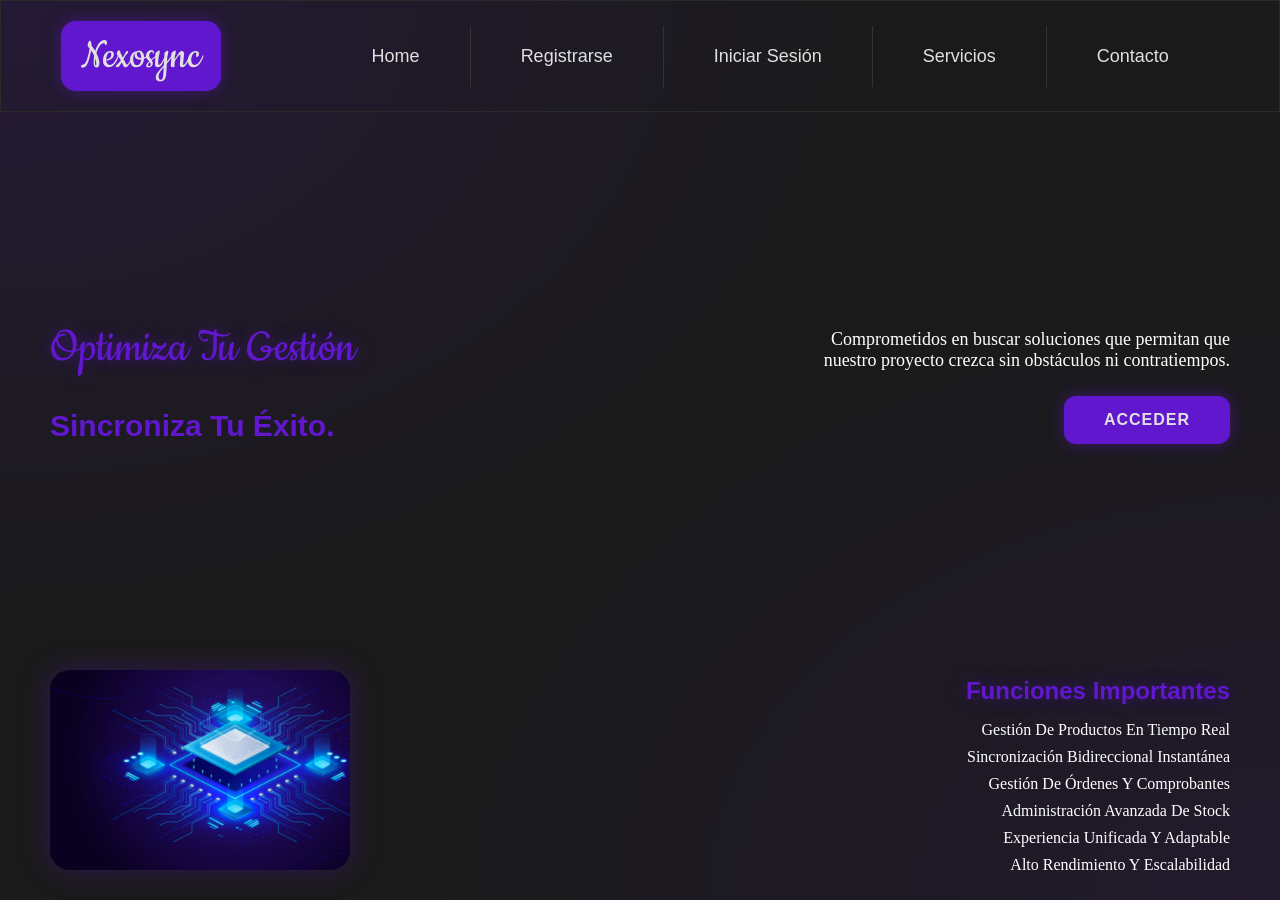
<file: index.html>
<!DOCTYPE html>
<html lang="en">
<head>
    <meta charset="UTF-8">
    <meta name="viewport" content="width=device-width, initial-scale=1.0">
    <title>Nexosync</title>
    <link rel="stylesheet" href="./css/nexosync.css">
    <link rel="preconnect" href="https://fonts.googleapis.com">
    <link rel="preconnect" href="https://fonts.gstatic.com" crossorigin>
    <link href="https://fonts.googleapis.com/css2?family=Cookie&display=swap" rel="stylesheet">
</head>
<body>
    <nav class="barranav">
        <div class="logo">
            Nexosync
        </div>
        <div class="opciones">
            <a href="index.html" class="boton1">Home</a>
            <a href="registrarse.html" class="boton2">Registrarse</a>
            <a href="inicio.html" class="boton3">Iniciar Sesión</a>
            <a href="servicios.html" class="boton4">Servicios</a>
            <a href="contact.html" class="boton5">Contacto</a>
        </div>
    </nav>
    <main class="textoprin">
        <div class="textos">
            <h1 class="texto1">Optimiza Tu Gestión</h1>
            <h2 class="texto2">Sincroniza Tu Éxito.</h2>
        </div>

        <div class="textoprin2">
            <p class="texto3">Comprometidos en buscar soluciones que permitan que nuestro proyecto crezca sin obstáculos ni contratiempos.</p>
            <a href="inicio.html" class="acceder">ACCEDER</a>
        </div>
    </main>
    <main class="textosec">
        <div class="columna-imagen">
        <img src="./img/inicio/chip.jpg" alt="Imagen De Tecnología" class="imagenprin">
        </div>
        <div class="columna-texto">
            <h3 class="texto4">Funciones Importantes</h3>
            <ul class="texto5">
                <li>Gestión De Productos En Tiempo Real</li>
                <li>Sincronización Bidireccional Instantánea</li>
                <li>Gestión De Órdenes Y Comprobantes</li>
                <li>Administración Avanzada De Stock</li>
                <li>Experiencia Unificada Y Adaptable</li>
                <li>Alto Rendimiento Y Escalabilidad</li>
            </ul>
        </div>
    </main>
</body>
</html>
</file>
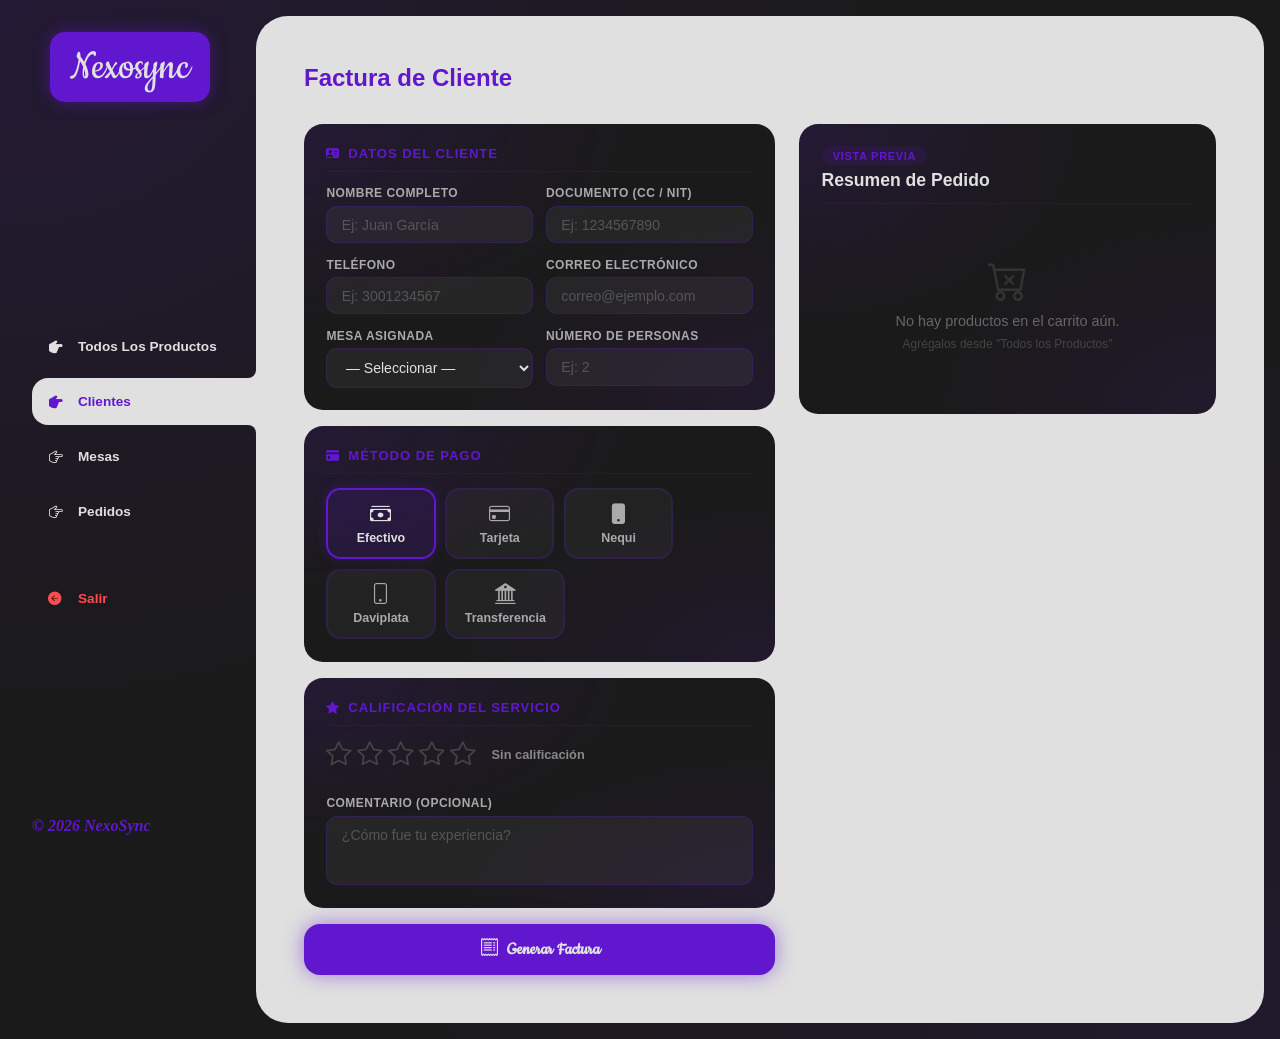
<file: clientes.html>
<!DOCTYPE html>
<html lang="es">
<head>
    <meta charset="UTF-8">
    <meta name="viewport" content="width=device-width, initial-scale=1.0">
    <title>NexoSync - Clientes</title>
    <link rel="stylesheet" href="https://cdn.jsdelivr.net/npm/bootstrap-icons@1.9.1/font/bootstrap-icons.css">
    <link href="https://fonts.googleapis.com/css2?family=Cookie&display=swap" rel="stylesheet">
    <link rel="stylesheet" href="./css/home.css">
    <link rel="stylesheet" href="./css/clientes.css">
</head>
<body>
    <div class="wrapper">
        <aside>
            <header>
                <h1 class="logo">Nexosync</h1>
            </header>
            <nav>
                <ul class="menu">
                    <li>
                        <button class="boton-menu boton-categoria" onclick="window.location.href='home.html'">
                            <i class="bi bi-hand-index-thumb-fill"></i>Todos Los Productos
                        </button>
                    </li>
                    <li>
                        <button class="boton-menu boton-categoria active">
                            <i class="bi bi-hand-index-thumb-fill"></i>Clientes
                        </button>
                    </li>
                    <li>
                        <button class="boton-menu boton-categoria" onclick="window.location.href='mesas.html'">
                            <i class="bi bi-hand-index-thumb"></i>Mesas
                        </button>
                    </li>
                    <li>
                        <a class="boton-menu boton-categoria" href="pedido.html">
                            <i class="bi bi-hand-index-thumb"></i>Pedidos
                        </a>
                    </li>
                    <li>
                        <a class="boton-menu boton-volver" href="principal.html">
                            <i class="bi bi-arrow-left-circle-fill"></i>Salir
                        </a>
                    </li>
                </ul>
            </nav>
            <footer>
                <p class="texto-footer">© 2026 NexoSync</p>
            </footer>
        </aside>

        <main>
            <h2 class="titulo-principal">Factura de Cliente</h2>

            <div class="clientes-layout">

                <!-- COLUMNA IZQUIERDA: Formulario -->
                <section class="factura-form-seccion">

                    <!-- Datos del cliente -->
                    <div class="form-bloque">
                        <div class="form-bloque-titulo">
                            <i class="bi bi-person-vcard-fill"></i> Datos del Cliente
                        </div>
                        <div class="form-grupo-doble">
                            <div class="form-grupo">
                                <label>Nombre completo</label>
                                <input type="text" id="cliente-nombre" placeholder="Ej: Juan García" autocomplete="off">
                            </div>
                            <div class="form-grupo">
                                <label>Documento (CC / NIT)</label>
                                <input type="text" id="cliente-doc" placeholder="Ej: 1234567890">
                            </div>
                        </div>
                        <div class="form-grupo-doble">
                            <div class="form-grupo">
                                <label>Teléfono</label>
                                <input type="tel" id="cliente-tel" placeholder="Ej: 3001234567">
                            </div>
                            <div class="form-grupo">
                                <label>Correo electrónico</label>
                                <input type="email" id="cliente-email" placeholder="correo@ejemplo.com">
                            </div>
                        </div>
                        <div class="form-grupo-doble">
                            <div class="form-grupo">
                                <label>Mesa asignada</label>
                                <select id="cliente-mesa">
                                    <option value="">— Seleccionar —</option>
                                </select>
                            </div>
                            <div class="form-grupo">
                                <label>Número de personas</label>
                                <input type="number" id="cliente-personas" placeholder="Ej: 2" min="1" max="20">
                            </div>
                        </div>
                    </div>

                    <!-- Método de pago -->
                    <div class="form-bloque">
                        <div class="form-bloque-titulo">
                            <i class="bi bi-credit-card-fill"></i> Método de Pago
                        </div>
                        <div class="metodos-pago">
                            <label class="metodo-option">
                                <input type="radio" name="pago" value="efectivo" checked>
                                <span class="metodo-card">
                                    <i class="bi bi-cash-stack"></i>
                                    <span>Efectivo</span>
                                </span>
                            </label>
                            <label class="metodo-option">
                                <input type="radio" name="pago" value="tarjeta">
                                <span class="metodo-card">
                                    <i class="bi bi-credit-card"></i>
                                    <span>Tarjeta</span>
                                </span>
                            </label>
                            <label class="metodo-option">
                                <input type="radio" name="pago" value="nequi">
                                <span class="metodo-card">
                                    <i class="bi bi-phone-fill"></i>
                                    <span>Nequi</span>
                                </span>
                            </label>
                            <label class="metodo-option">
                                <input type="radio" name="pago" value="daviplata">
                                <span class="metodo-card">
                                    <i class="bi bi-phone"></i>
                                    <span>Daviplata</span>
                                </span>
                            </label>
                            <label class="metodo-option">
                                <input type="radio" name="pago" value="transferencia">
                                <span class="metodo-card">
                                    <i class="bi bi-bank2"></i>
                                    <span>Transferencia</span>
                                </span>
                            </label>
                        </div>
                    </div>

                    <!-- Calificación del servicio -->
                    <div class="form-bloque">
                        <div class="form-bloque-titulo">
                            <i class="bi bi-star-fill"></i> Calificación del Servicio
                        </div>
                        <div class="estrellas-wrapper">
                            <div class="estrellas" id="estrellas">
                                <i class="bi bi-star" data-val="1"></i>
                                <i class="bi bi-star" data-val="2"></i>
                                <i class="bi bi-star" data-val="3"></i>
                                <i class="bi bi-star" data-val="4"></i>
                                <i class="bi bi-star" data-val="5"></i>
                            </div>
                            <span class="estrellas-label" id="estrellas-label">Sin calificación</span>
                        </div>
                        <div class="form-grupo" style="margin-top:.8rem">
                            <label>Comentario (opcional)</label>
                            <textarea id="cliente-comentario" placeholder="¿Cómo fue tu experiencia?" rows="3"></textarea>
                        </div>
                    </div>

                    <button class="btn-generar" id="btn-generar">
                        <i class="bi bi-receipt"></i> Generar Factura
                    </button>
                </section>

                <!-- COLUMNA DERECHA: Resumen / Factura -->
                <section class="factura-resumen-seccion">
                    <div class="resumen-header">
                        <span class="resumen-badge">Vista previa</span>
                        <h3>Resumen de Pedido</h3>
                    </div>

                    <!-- Estado del carrito -->
                    <div id="resumen-vacio" class="resumen-vacio">
                        <i class="bi bi-cart-x"></i>
                        <p>No hay productos en el carrito aún.</p>
                        <small>Agrégalos desde "Todos los Productos"</small>
                    </div>

                    <div id="resumen-items" class="resumen-items"></div>

                    <div id="resumen-totales" class="resumen-totales" style="display:none">
                        <div class="total-fila">
                            <span>Subtotal</span>
                            <span id="r-subtotal">$0</span>
                        </div>
                        <div class="total-fila">
                            <span>IVA (19%)</span>
                            <span id="r-iva">$0</span>
                        </div>
                        <div class="total-fila total-grande">
                            <span>Total</span>
                            <span id="r-total">$0</span>
                        </div>
                    </div>

                    <!-- Factura generada (oculta hasta generar) -->
                    <div id="factura-generada" class="factura-generada" style="display:none">
                        <div class="factura-encabezado">
                            <div class="factura-logo-texto">Nexosync</div>
                            <div class="factura-meta">
                                <span id="f-numero">Factura #0001</span>
                                <span id="f-fecha"></span>
                            </div>
                        </div>
                        <div class="factura-cliente-info">
                            <div><i class="bi bi-person-fill"></i> <span id="f-nombre">—</span></div>
                            <div><i class="bi bi-card-text"></i> <span id="f-doc">—</span></div>
                            <div><i class="bi bi-telephone-fill"></i> <span id="f-tel">—</span></div>
                            <div><i class="bi bi-envelope-fill"></i> <span id="f-email">—</span></div>
                            <div><i class="bi bi-grid-3x3-gap-fill"></i> Mesa: <span id="f-mesa">—</span></div>
                            <div><i class="bi bi-people-fill"></i> Personas: <span id="f-personas">—</span></div>
                        </div>
                        <div id="f-productos-lista" class="f-productos-lista"></div>
                        <div class="f-totales">
                            <div class="total-fila"><span>Subtotal</span><span id="f-subtotal">$0</span></div>
                            <div class="total-fila"><span>IVA (19%)</span><span id="f-iva">$0</span></div>
                            <div class="total-fila total-grande"><span>Total</span><span id="f-total">$0</span></div>
                        </div>
                        <div class="f-footer">
                            <div class="f-pago"><i class="bi bi-credit-card-fill"></i> Pago: <span id="f-metodo">—</span></div>
                            <div class="f-calificacion">
                                <i class="bi bi-star-fill"></i> Calificación: <span id="f-estrellas">—</span>
                            </div>
                        </div>
                        <div class="f-gracias">¡Gracias por visitarnos! 🍽️</div>
                        <div class="f-acciones">
                            <button class="btn-imprimir" onclick="window.print()">
                                <i class="bi bi-printer-fill"></i> Imprimir
                            </button>
                            <button class="btn-nueva" id="btn-nueva-factura">
                                <i class="bi bi-plus-circle-fill"></i> Nueva Factura
                            </button>
                        </div>
                    </div>
                </section>
            </div>
        </main>
    </div>

    <script src="./js/clientes.js"></script>
</body>
</html>
</file>
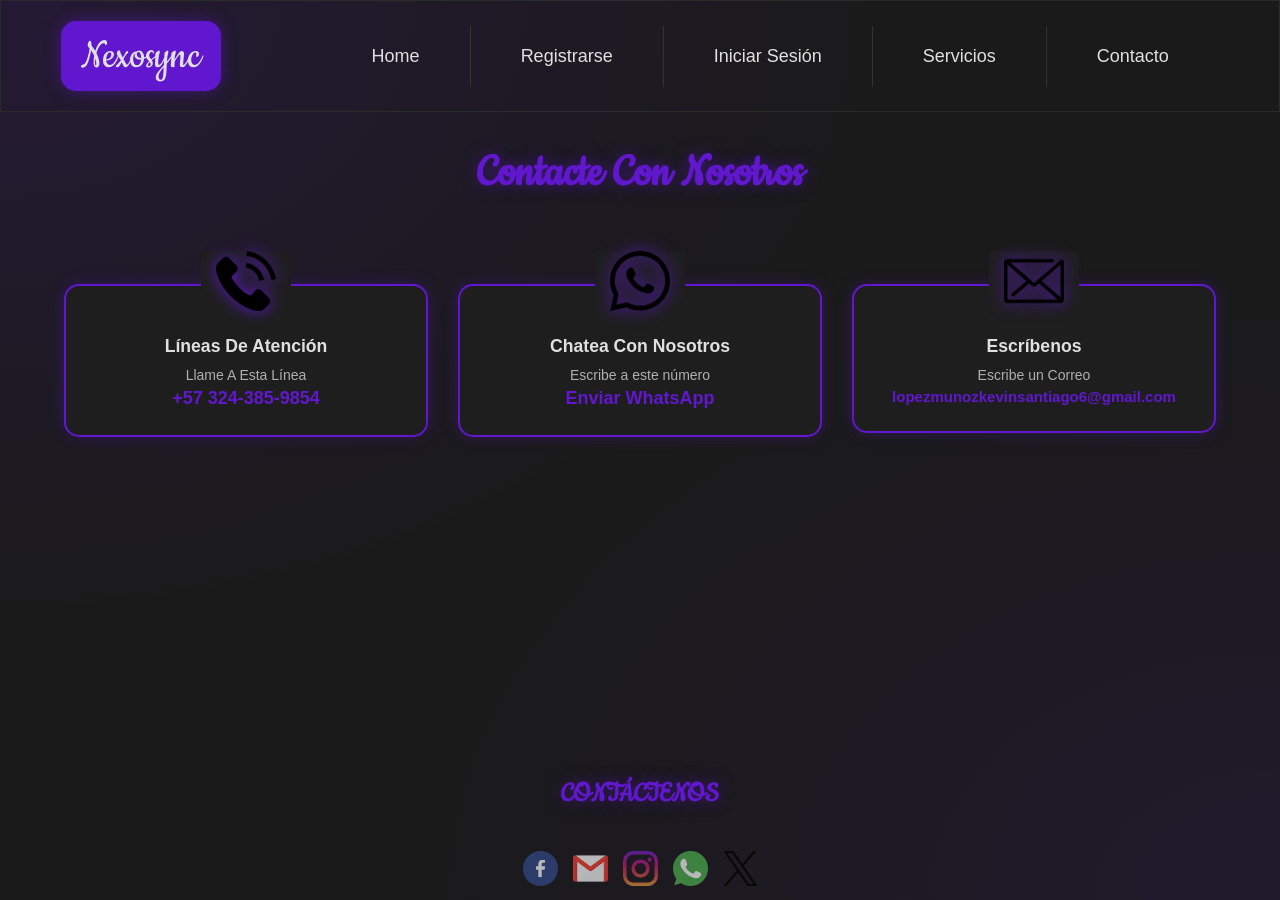
<file: contact.html>
<!DOCTYPE html>
<html lang="en">
<head>
    <meta charset="UTF-8">
    <meta name="viewport" content="width=device-width, initial-scale=1.0">
    <title>Nexosync</title>
    <link rel="stylesheet" href="./css/contact.css">
    <link rel="preconnect" href="https://fonts.googleapis.com">
    <link rel="preconnect" href="https://fonts.gstatic.com" crossorigin>
    <link href="https://fonts.googleapis.com/css2?family=Cookie&display=swap" rel="stylesheet">
</head>
<body>
    <nav class="barranav">
        <div class="logo">
            Nexosync
        </div>
        <div class="opciones">
            <a href="index.html" class="boton1">Home</a>
            <a href="registrarse.html" class="boton2">Registrarse</a>
            <a href="inicio.html" class="boton3">Iniciar Sesión</a>
            <a href="servicios.html" class="boton4">Servicios</a>
            <a href="contact.html" class="boton5">Contacto</a>
        </div>
    </nav>

    <h1 class="text-con">Contacte Con Nosotros</h1>
        <section class="cuadros-3">
            <div class="cuadro-item">
                <div class="card">
                    <div class="icon-box">
                        <img src="img/inicio/telefono.png" alt="Teléfono" class="img-icon">
                    </div>
                    <span class="titulo-card">Líneas De Atención</span>
                    <p>Llame A Esta Línea</p>
                    <a href="tel:+57324368524857">+57 324-385-9854</a>
                </div>
            </div>

            <div class="cuadro-item">
                <div class="card">
                    <div class="icon-box">
                        <img src="img/inicio/whatsapp negro.png" alt="WhatsApp" class="img-icon">
                    </div>
                    <span class="titulo-card">Chatea Con Nosotros</span>
                    <p>Escribe a este número</p>
                    <a href="https://wa.me/573243637073">Enviar WhatsApp</a>
                </div>
            </div>

            <div class="cuadro-item">
                <div class="card">
                    <div class="icon-box">
                        <img src="img/inicio/correo.png" alt="Correo" class="img-icon">
                    </div>
                    <span class="titulo-card">Escríbenos</span>
                    <p>Escribe un Correo</p>
                    <a href="mailto:lopezmunozkevinsantiago6@gmail.com" class="link-correo">lopezmunozkevinsantiago6@gmail.com</a>
                </div>
            </div>
        </section>

    <footer class="pie-pag">
        <h4 class="text-cont">CONTÁCTENOS</h4>
        <div class="redes">
            <a href="https://www.facebook.com/" target="_blank" rel="noreferrer"><img src="./img/inicio/facebook.png" alt="Logo De Facebook"></a>
            <a href="https://mail.google.com" target="_blank" rel="noreferrer"><img src="./img/inicio/gmail.png" alt="Logo De Gmail"></a>
            <a href="https://www.instagram.com" target="_blank" rel="noreferrer"><img src="./img/inicio/instagram.png" alt="Logo De Instagram"></a>
            <a href="https://www.whatsapp.com" target="_blank" rel="noreferrer"><img src="./img/inicio/whatsapp.png" alt="Logo De Whatsapp"></a>
            <a href="https://x.com" target="_blank" rel="noreferrer"><img src="./img/inicio/gorjeo.png" alt="Logo De X"></a>
        </div>
    </footer>
</body>
</html>
</file>
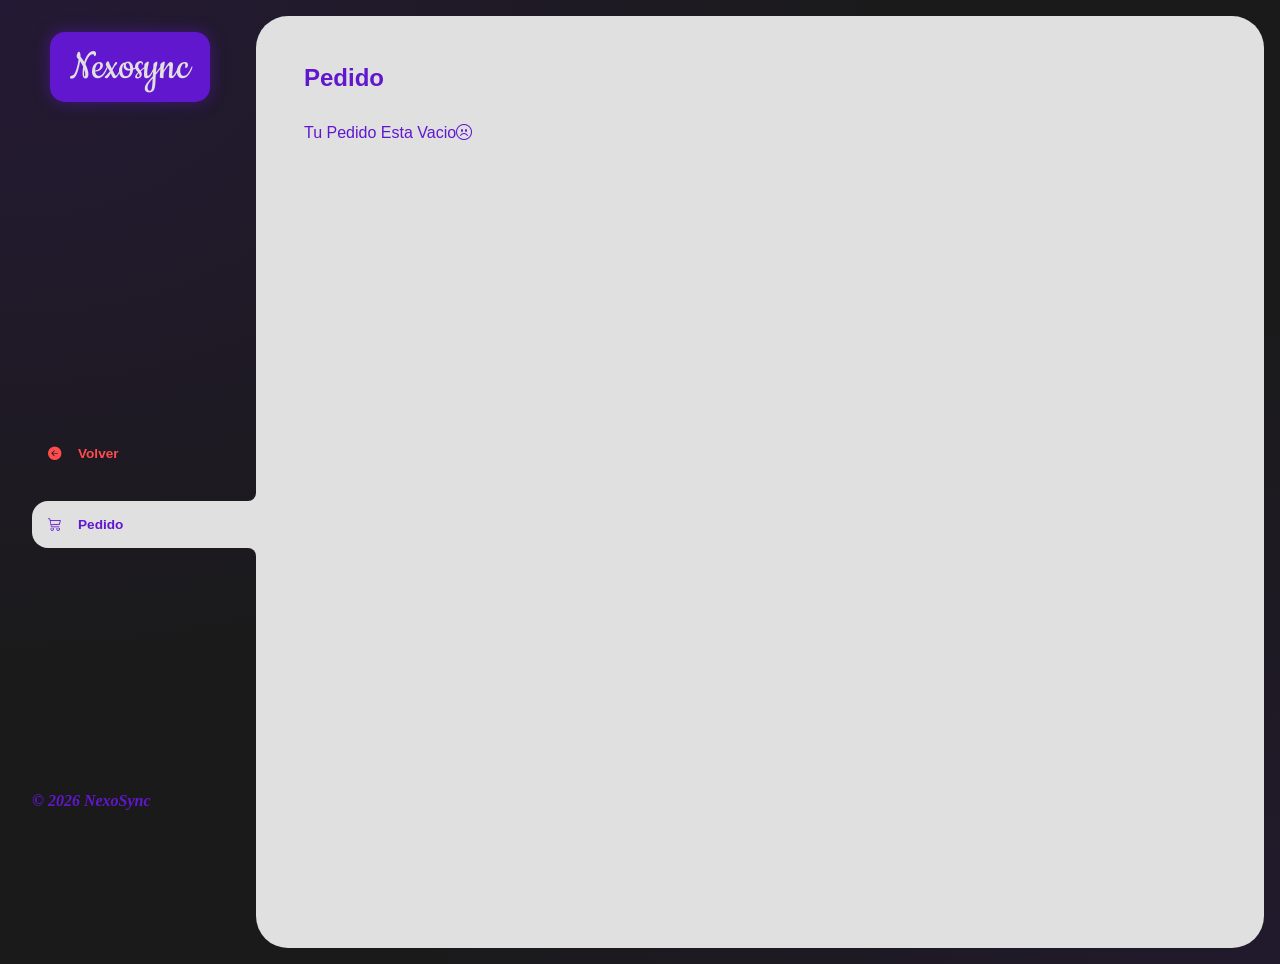
<file: factura.html>
<!DOCTYPE html>
<html lang="en">
<head>
    <meta charset="UTF-8">
    <meta name="viewport" content="width=device-width, initial-scale=1.0">
    <title>NexoSync</title>
    <link rel="stylesheet" href="https://cdn.jsdelivr.net/npm/bootstrap-icons@1.9.1/font/bootstrap-icons.css">
    <link href="https://fonts.googleapis.com/css2?family=Cookie&display=swap" rel="stylesheet">
    <link rel="stylesheet" href="./css/home.css">
</head>
<body>

        <div class="wrapper">
            <header class="header-mobile">
                <h1 class="logo">Nexosync</h1>
                <button class="open-menu" id="open-menu">
                    <i class="bi bi-list"></i>
                </button>
            </header>
        <aside>
            <header>
                <h1 class="logo">Nexosync</h1>
            </header>
            <nav>
                <ul class="menu">
                    <li>
                        <a class="boton-menu boton-volver" href="pedido.html">
                            <i class="bi bi-arrow-left-circle-fill"></i>Volver
                        </a>
                    </li>
                    <li>
                        <a class="boton-menu boton-factura active" href="factura.html">
                            <i class="bi bi-cart3"></i>Pedido
                        </a>
                    </li>
                </ul>
            </nav>
            <footer>
                <p class="texto-footer">© 2026 NexoSync</p>
            </footer>
        </aside>
        <main>
            <h2 class="titulo-principal">Pedido</h2>
            <div class="contenedor-carrito">
                <p id="carrito-vacio" class="carrito-vacio">Tu Pedido Esta Vacio<i class="bi bi-emoji-frown"></i></p>

                <div id="carrito-producto" class="carrito-productos disabled">
                    <div class="carrito-producto">
                    </div>
                </div>
                <div id="carrito-acciones" class="carrito-acciones disabled">

                    <div class="carrito-acciones-izquierda">
                        <button id="carrito-acciones-vaciar" class="carrito-acciones-vaciar">Vaciar Carrito</button>
                    </div>
                    <div class="carrito-acciones-derecha">
                        <div class="carrito-acciones-total">
                            <p>Total:</p>
                            <p id="total">$36000</p>
                        </div>
                        <button id="carrito-acciones-comprar" class="carrito-acciones-comprar">Ordenar</button>
                    </div>
                </div>
                    <p id="carrito-comprado" class="carrito-comprado disabled">Muchas Gracias Por Tu Compra<i class="bi bi-emoji-laughing"></i></p>
            </div>
        </main>
    </div>

    <script src="./js/factura.js"></script>

</body>
</html>
</file>
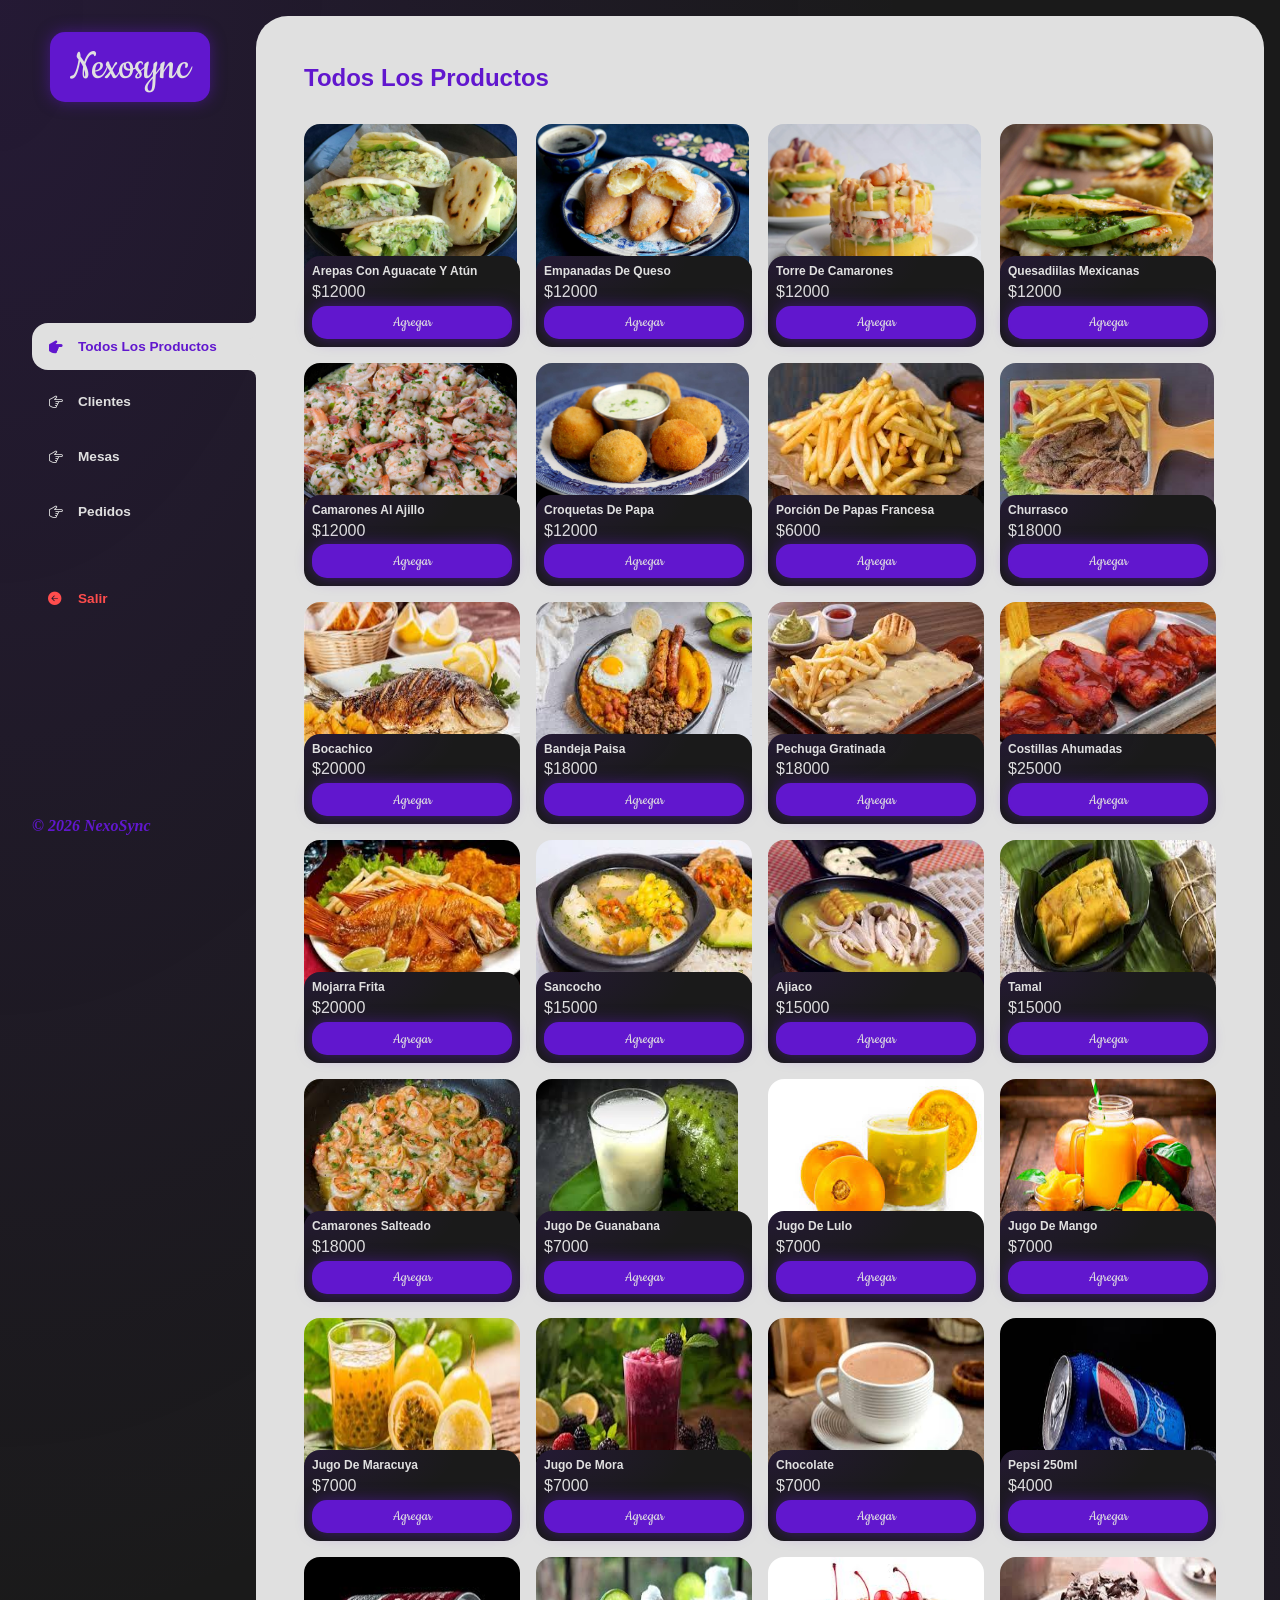
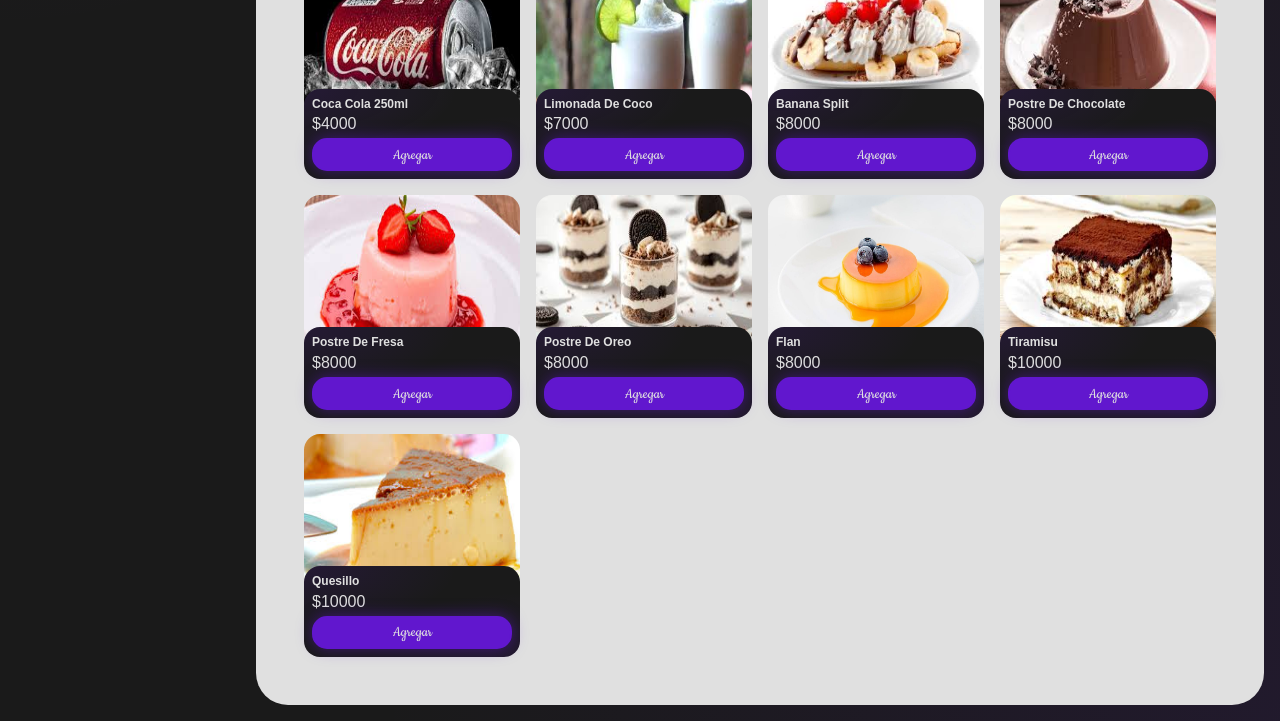
<file: home.html>
<!DOCTYPE html>
<html lang="en">
<head>
    <meta charset="UTF-8">
    <meta name="viewport" content="width=device-width, initial-scale=1.0">
    <title>NexoSync</title>
    <link rel="stylesheet" href="https://cdn.jsdelivr.net/npm/bootstrap-icons@1.9.1/font/bootstrap-icons.css">
    <link href="https://fonts.googleapis.com/css2?family=Cookie&display=swap" rel="stylesheet">
    <link rel="stylesheet" href="./css/home.css">
</head>
<body>
    

    <div class="wrapper">
        <aside>
            <header>
                <h1 class="logo">Nexosync</h1>
            </header>
            <nav>
                <ul class="menu">
                    <li>
                        <button class="boton-menu boton-categoria active"><i class="bi bi-hand-index-thumb-fill"></i>Todos Los Productos</button>
                    </li>
                    <li>
                        <a href="clientes.html" class="boton-menu boton-categoria"><i class="bi bi-hand-index-thumb"></i>Clientes</a>
                    </li>

                    <li>
                        <a href="mesas.html" class="boton-menu boton-categoria"><i class="bi bi-hand-index-thumb"></i>Mesas</a>
                    </li>
                    <li>
                        <a class="boton-menu boton-categoria" href="pedido.html"><i class="bi bi-hand-index-thumb"></i>Pedidos</a>
                    </li>
                    <li>
                        <a class="boton-menu boton-volver" href="principal.html">
                            <i class="bi bi-arrow-left-circle-fill"></i>Salir
                        </a>
                    </li>
                </ul>
            </nav>
            <footer>
                <p class="texto-footer">© 2026 NexoSync</p>
            </footer>
        </aside>
        <main>
            <h2 class="titulo-principal">Todos Los Productos</h2>
            <div id="contenedor-productos" class="contenedor-producto">   
            </div>
        </main>
    </div>

    <script src="./js/home.js"></script>

</body>
</html>
</file>
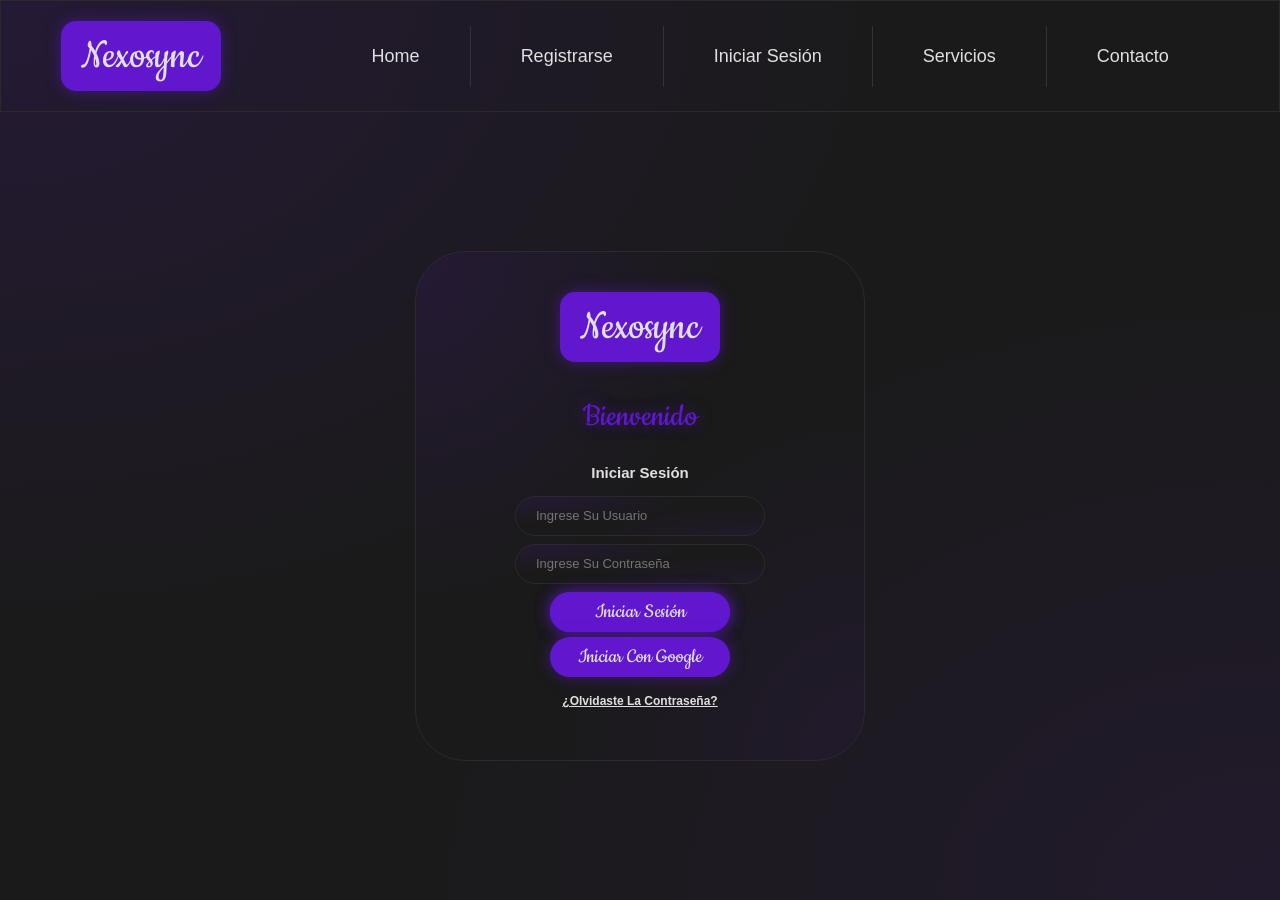
<file: inicio.html>
<!DOCTYPE html>
<html lang="en">
<head>
    <meta charset="UTF-8">
    <meta name="viewport" content="width=device-width, initial-scale=1.0">
    <title>Nexosync</title>
    <link rel="stylesheet" href="./css/inicio.css">
    <link rel="preconnect" href="https://fonts.googleapis.com">
    <link rel="preconnect" href="https://fonts.gstatic.com" crossorigin>
    <link href="https://fonts.googleapis.com/css2?family=Cookie&display=swap" rel="stylesheet">
</head>
<body>
    <nav class="barranav">
        <div class="logo">
            Nexosync
        </div>
        <div class="opciones">
            <a href="index.html" class="boton1">Home</a>
            <a href="registrarse.html" class="boton2">Registrarse</a>
            <a href="inicio.html" class="boton3">Iniciar Sesión</a>
            <a href="servicios.html" class="boton4">Servicios</a>
            <a href="contact.html" class="boton5">Contacto</a>
        </div>
    </nav>
        <div class="cuadro">
            <div class="logo1">
            Nexosync
            </div>
                <h3 class="texing">Bienvenido</h3>
                <h4 class="texcre">Iniciar Sesión</h4>
                <form  method="post" action="/"></form> 
                    <label for="email">
                        <input type="email" id="email" name="email" placeholder="Ingrese Su Usuario" class="cuadro3">
                    </label>
                    <label for="contra">
                        <input type="password" id="contra" name="contra " placeholder="Ingrese Su Contraseña" class="cuadro4">
                    </label>
                    <a href="principal.html" class="boton-gog"><button class="boton-reg">Iniciar Sesión</button></a>
                    <button class="boton-gog">Iniciar Con Google</button>
                <a href="contact.html" class="texcon"><p>¿Olvidaste La Contraseña?</p></a>
            </div>
</body>
</html>
</file>
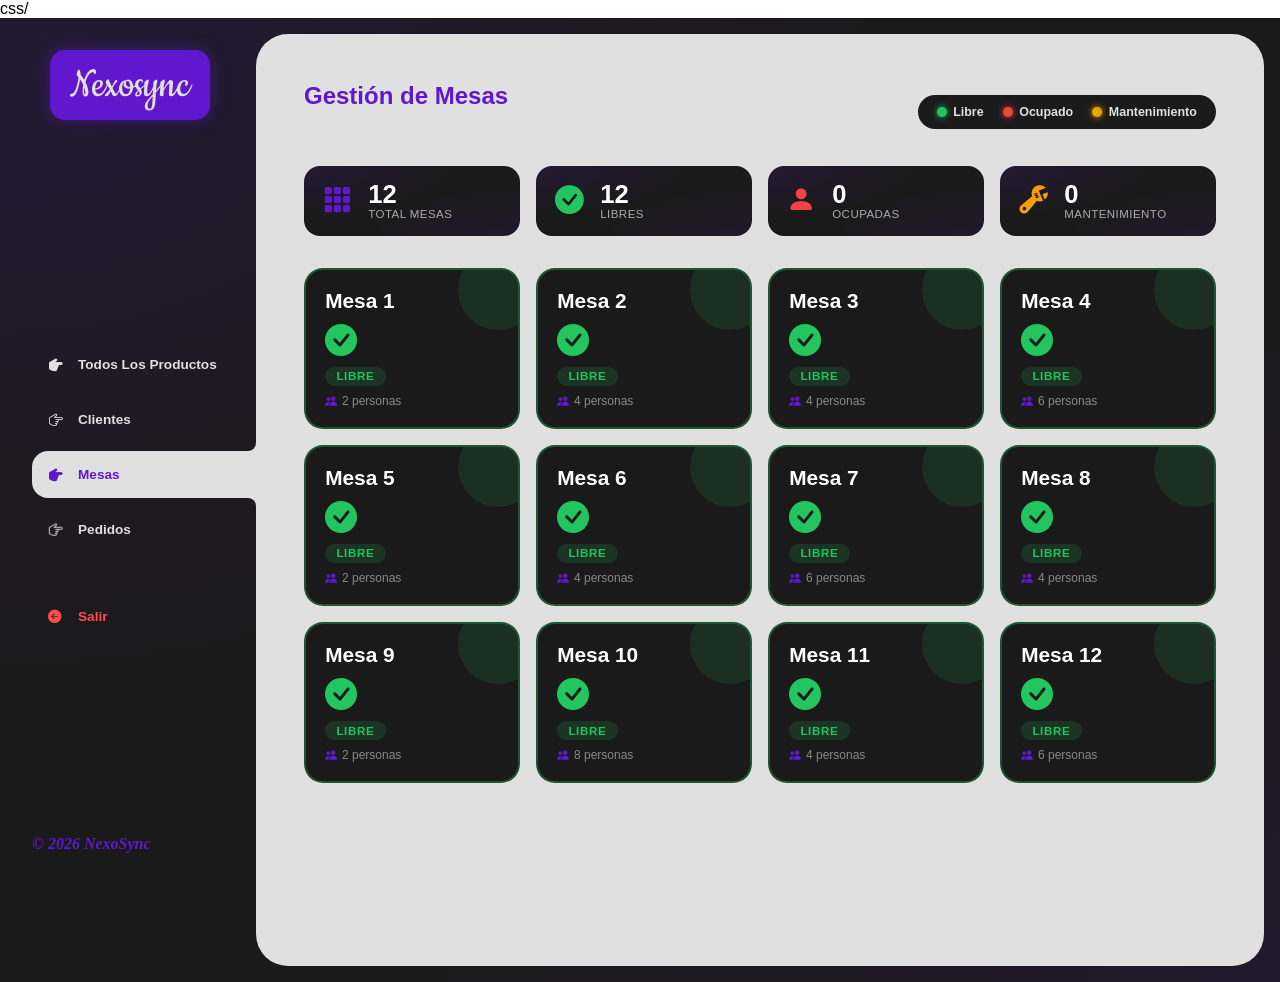
<file: mesas.html>
css/<!DOCTYPE html>
<html lang="es">
<head>
    <meta charset="UTF-8">
    <meta name="viewport" content="width=device-width, initial-scale=1.0">
    <title>NexoSync - Mesas</title>
    <link rel="stylesheet" href="https://cdn.jsdelivr.net/npm/bootstrap-icons@1.9.1/font/bootstrap-icons.css">
    <link href="https://fonts.googleapis.com/css2?family=Cookie&display=swap" rel="stylesheet">
    <link rel="stylesheet" href="./css/home.css">
    <link rel="stylesheet" href="./css/mesas.css">
</head>
<body>
    <div class="wrapper">
        <aside>
            <header>
                <h1 class="logo">Nexosync</h1>
            </header>
            <nav>
                <ul class="menu">
                    <li>
                        <button class="boton-menu boton-categoria" onclick="window.location.href='home.html'"><i class="bi bi-hand-index-thumb-fill"></i>Todos Los Productos</button>
                    </li>
                    <li>
                        <button class="boton-menu boton-categoria" onclick="window.location.href='clientes.html'"><i class="bi bi-hand-index-thumb"></i>Clientes</button>
                    </li>
                    <li>
                        <button class="boton-menu boton-categoria active"><i class="bi bi-hand-index-thumb-fill"></i>Mesas</button>
                    </li>
                    <li>
                        <a class="boton-menu boton-categoria" href="pedido.html"><i class="bi bi-hand-index-thumb"></i>Pedidos</a>
                    </li>
                    <li>
                        <a class="boton-menu boton-volver" href="principal.html">
                            <i class="bi bi-arrow-left-circle-fill"></i>Salir
                        </a>
                    </li>
                </ul>
            </nav>
            <footer>
                <p class="texto-footer">© 2026 NexoSync</p>
            </footer>
        </aside>

        <main>
            <div class="mesas-header">
                <h2 class="titulo-principal">Gestión de Mesas</h2>
                <div class="mesas-leyenda">
                    <span class="leyenda-item"><span class="dot libre"></span> Libre</span>
                    <span class="leyenda-item"><span class="dot ocupado"></span> Ocupado</span>
                    <span class="leyenda-item"><span class="dot mantenimiento"></span> Mantenimiento</span>
                </div>
            </div>

            <!-- Resumen rápido -->
            <div class="mesas-resumen">
                <div class="resumen-card" id="res-total">
                    <i class="bi bi-grid-3x3-gap-fill"></i>
                    <div>
                        <span class="resumen-num" id="total-num">12</span>
                        <span class="resumen-label">Total Mesas</span>
                    </div>
                </div>
                <div class="resumen-card" id="res-libre">
                    <i class="bi bi-check-circle-fill"></i>
                    <div>
                        <span class="resumen-num" id="libres-num">0</span>
                        <span class="resumen-label">Libres</span>
                    </div>
                </div>
                <div class="resumen-card" id="res-ocupado">
                    <i class="bi bi-person-fill"></i>
                    <div>
                        <span class="resumen-num" id="ocupadas-num">0</span>
                        <span class="resumen-label">Ocupadas</span>
                    </div>
                </div>
                <div class="resumen-card" id="res-mant">
                    <i class="bi bi-wrench-adjustable"></i>
                    <div>
                        <span class="resumen-num" id="mant-num">0</span>
                        <span class="resumen-label">Mantenimiento</span>
                    </div>
                </div>
            </div>

            <!-- Grid de mesas -->
            <div class="mesas-grid" id="mesas-grid"></div>
        </main>
    </div>

    <!-- Modal cambio de estado -->
    <div class="modal-overlay" id="modal-overlay">
        <div class="modal-mesa">
            <div class="modal-header">
                <h3 id="modal-titulo">Mesa 1</h3>
                <button class="modal-cerrar" id="modal-cerrar"><i class="bi bi-x-lg"></i></button>
            </div>
            <p class="modal-subtitulo">Selecciona el nuevo estado de la mesa:</p>
            <div class="modal-estados">
                <button class="btn-estado btn-libre" data-estado="libre">
                    <i class="bi bi-check-circle-fill"></i> Libre
                </button>
                <button class="btn-estado btn-ocupado" data-estado="ocupado">
                    <i class="bi bi-person-fill"></i> Ocupado
                </button>
                <button class="btn-estado btn-mantenimiento" data-estado="mantenimiento">
                    <i class="bi bi-wrench-adjustable"></i> Mantenimiento
                </button>
            </div>
            <div class="modal-info" id="modal-info">
                <label>Capacidad:</label>
                <span id="modal-capacidad">—</span>
            </div>
        </div>
    </div>

    <script src="./js/mesas.js"></script>
</body>
</html>
</file>
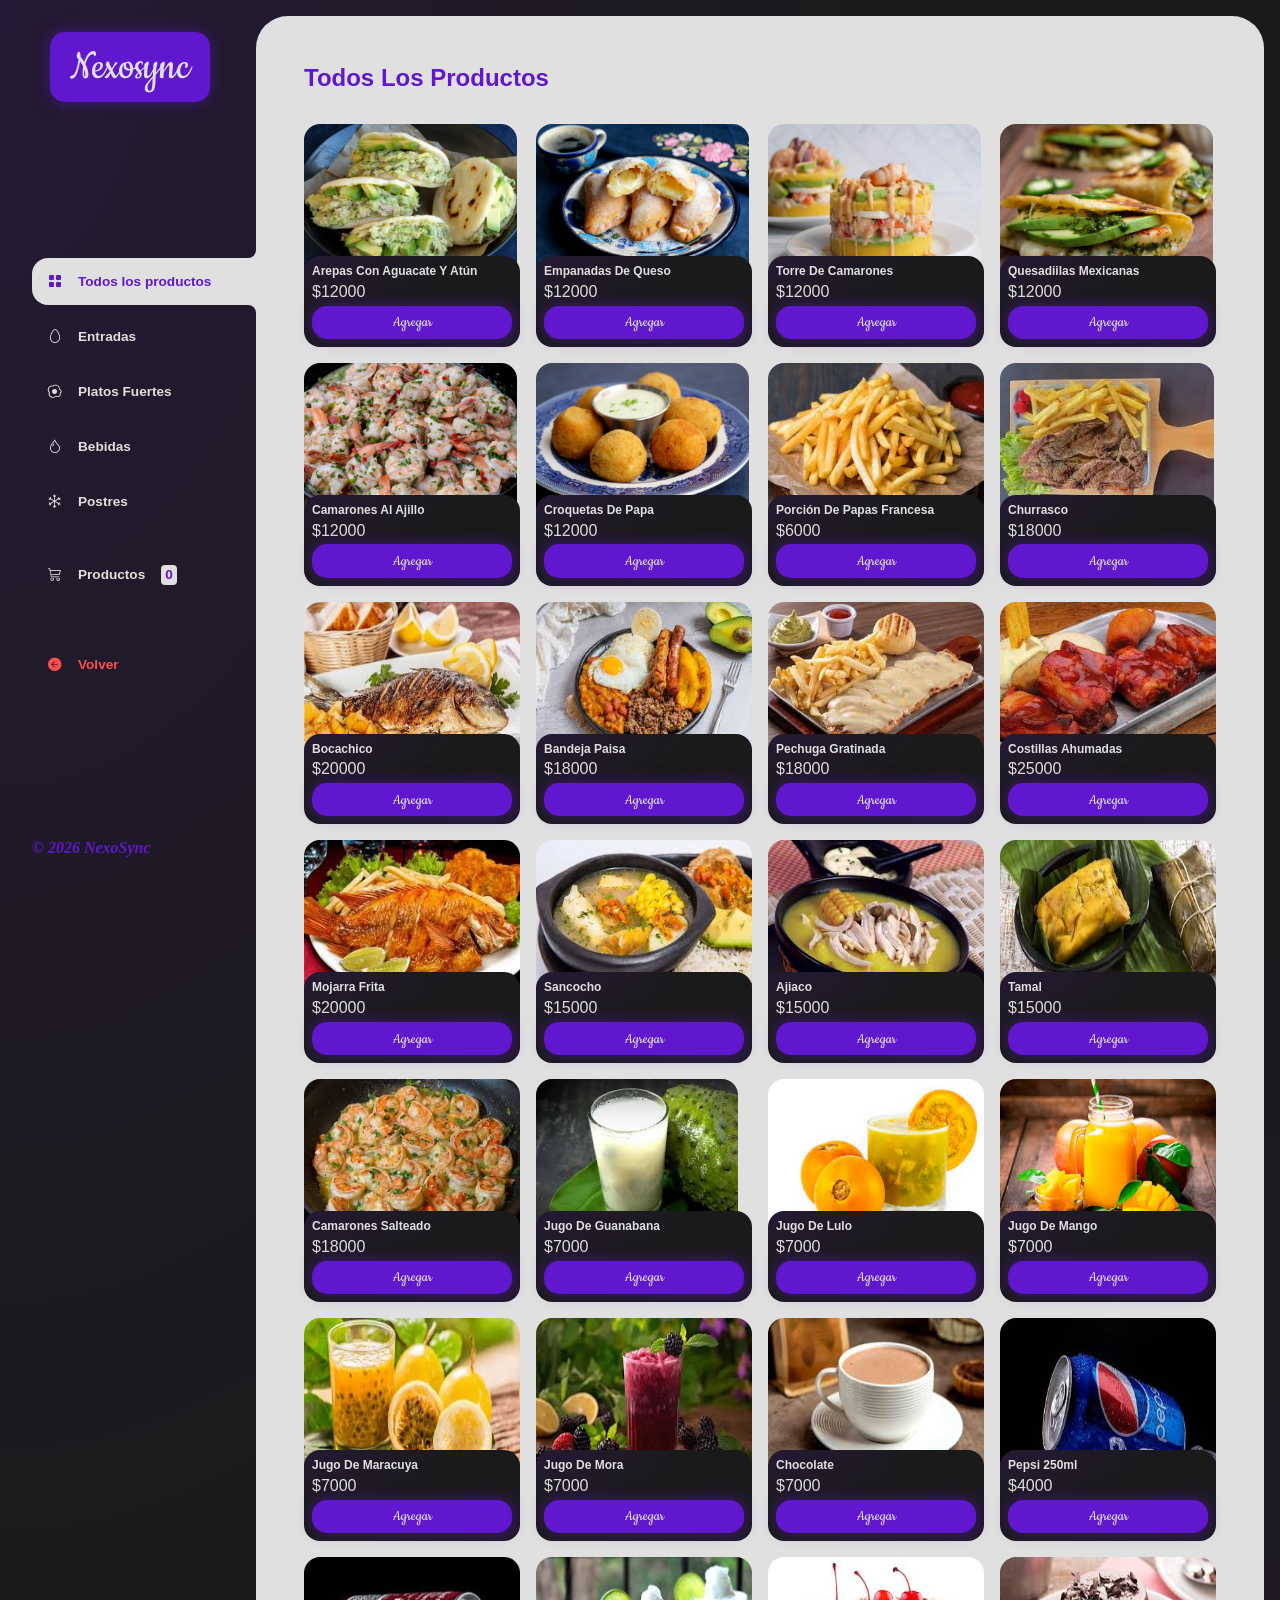
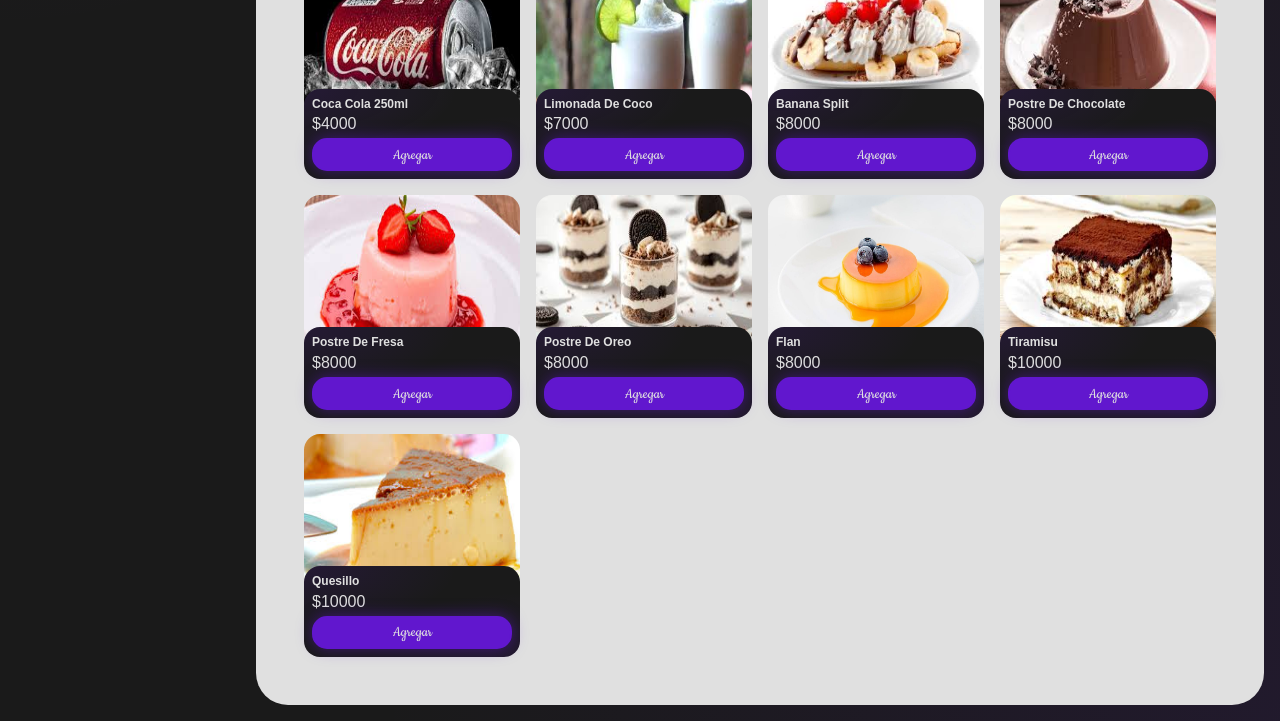
<file: pedido.html>
<!DOCTYPE html>
<html lang="en">
<head>
    <meta charset="UTF-8">
    <meta name="viewport" content="width=device-width, initial-scale=1.0">
    <title>NexoSync</title>
    <link rel="stylesheet" href="https://cdn.jsdelivr.net/npm/bootstrap-icons@1.9.1/font/bootstrap-icons.css">
    <link href="https://fonts.googleapis.com/css2?family=Cookie&display=swap" rel="stylesheet">
    <link rel="stylesheet" href="css/home.css">
</head>
<body>
    

    <div class="wrapper">
        <header class="header-mobile">
            <h1 class="logo">Nexosync</h1>
            <button class="open-menu" id="open-menu">
                <i class="bi bi-list"></i>
            </button>
        </header>
        <aside class="aside-visible">
            <header>
                <h1 class="logo">Nexosync</h1>
            </header>
            <nav>
                <ul class="menu">
                    <li>
                        <button id="todos" class="boton-menu boton-categoria active"><i class="bi bi-grid-fill"></i>Todos los productos</button>
                    </li>
                    <li>
                        <button id="Entradas" class="boton-menu boton-categoria"><i class="bi bi-egg"></i>Entradas</button>
                    </li>
                    <li>
                        <button id="Platos Fuertes" class="boton-menu boton-categoria"><i class="bi bi-egg-fried"></i>Platos Fuertes</button>
                    </li>

                    <li>
                        <button id="Bebidas" class="boton-menu boton-categoria"><i class="bi bi-droplet"></i>Bebidas</button>
                    </li>
                    <li>
                        <button id="Postres" class="boton-menu boton-categoria"><i class="bi bi-snow"></i>Postres</button>
                    </li>
                    <li>
                        <a class="boton-menu boton-factura" href="factura.html"><i class="bi bi-cart3"></i>Productos<span id="numerito" class="numerito">0</span></a>
                    </li>
                    <li>
                        <a class="boton-menu boton-volver" href="home.html">
                            <i class="bi bi-arrow-left-circle-fill"></i>Volver
                        </a>
                    </li>
                </ul>
            </nav>
            <footer>
                <p class="texto-footer">© 2026 NexoSync</p>
            </footer>
        </aside>
        <main>
            <h2 id="titulo-principal" class="titulo-principal">Todos Los Productos</h2>
            <div id="contenedor-productos" class="contenedor-producto">

            </div>
        </main>
    </div>

    <script src="./js/home.js"></script>

</body>
</html>
</file>
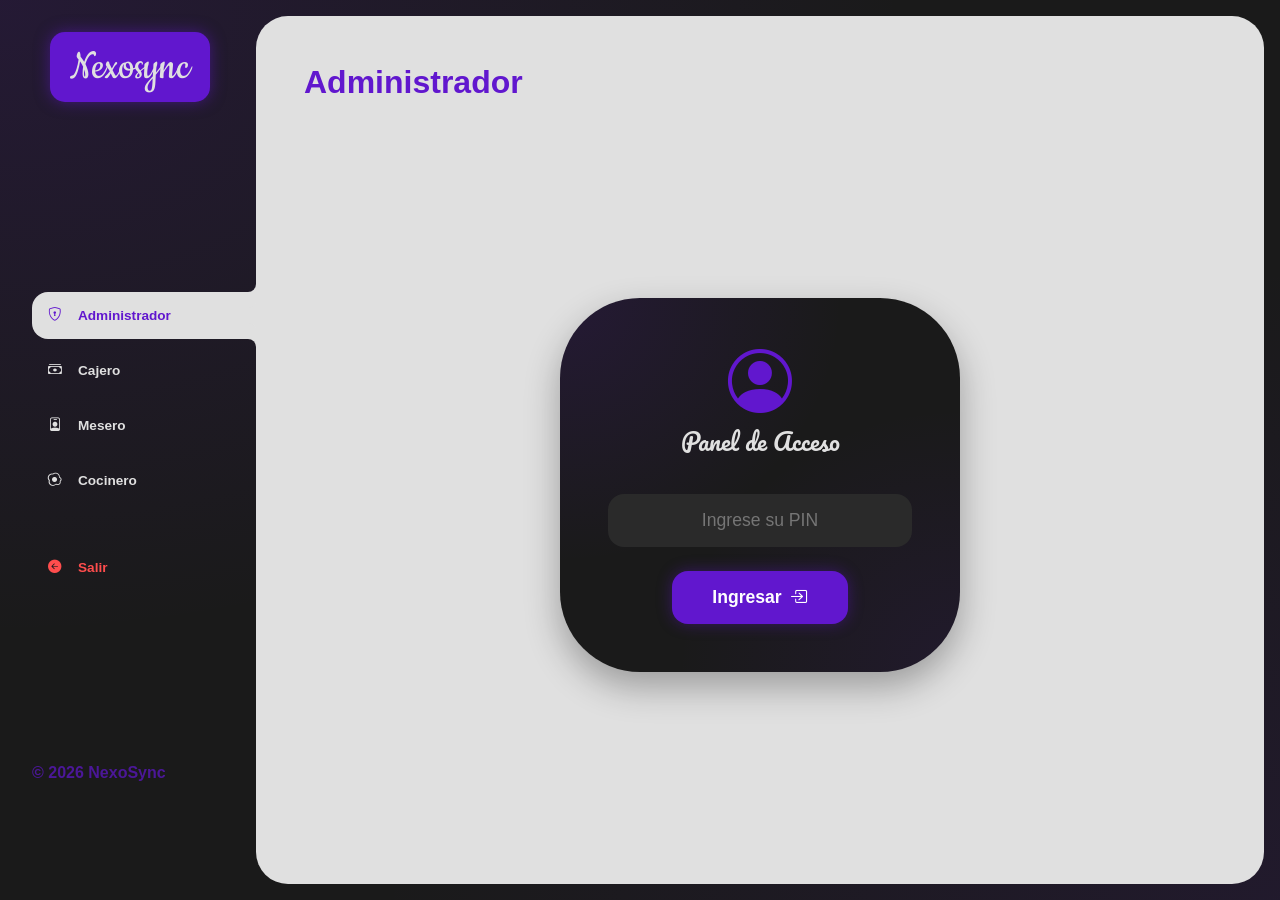
<file: principal.html>
<!DOCTYPE html>
<html lang="es">
<head>
    <meta charset="UTF-8">
    <meta name="viewport" content="width=device-width, initial-scale=1.0">
    <title>NexoSync - Iniciar Sistema</title>
    <link rel="stylesheet" href="https://cdn.jsdelivr.net/npm/bootstrap-icons@1.9.1/font/bootstrap-icons.css">
    <link href="https://fonts.googleapis.com/css2?family=Cookie&family=Pacifico&display=swap" rel="stylesheet">
    <link rel="stylesheet" href="./css/principal.css">
</head>
<body>

    <div class="wrapper">
        <aside>
            <header>
                <h1 class="logo">Nexosync</h1>
            </header>
            <nav>
                <ul class="menu">
                    <li>
                        <button class="boton-menu boton-categoria active" id="admin">
                            <i class="bi bi-shield-lock"></i>Administrador
                        </button>
                    </li>
                    <li>
                        <button class="boton-menu boton-categoria" id="cajero">
                            <i class="bi bi-cash-stack"></i>Cajero
                        </button>
                    </li>
                    <li>
                        <button class="boton-menu boton-categoria" id="mesero">
                            <i class="bi bi-person-badge"></i>Mesero
                        </button>
                    </li>
                    <li>
                        <button class="boton-menu boton-categoria" id="cocinero">
                            <i class="bi bi-egg-fried"></i>Cocinero
                        </button>
                    </li>
                    <li>
                        <a class="boton-menu boton-volver" href="inicio.html">
                            <i class="bi bi-arrow-left-circle-fill"></i>Salir
                        </a>
                    </li>
                </ul>
            </nav>
            <footer>
                <p class="texto-footer">© 2026 NexoSync</p>
            </footer>
        </aside>

        <main>
            <h2 class="titulo-principal">Administrador</h2>
            
            <div class="contenedor-login">
                <div class="login-card producto-detalle">
                    <i class="bi bi-person-circle login-icon"></i>
                    
                    <p class="texto-ingrese-usuario-roles">Panel de Acceso</p>
                    
                    <div class="input-group">
                        <input type="password" id="pin-acceso" placeholder="Ingrese su PIN">
                    </div>

                    <a href="home.html" class="boton-entrar-login">
                        Ingresar <i class="bi bi-box-arrow-in-right"></i>
                    </a>
                </div>
            </div>
        </main>
    </div>

    <script src="./js/principal.js"></script>
</body>
</html>
</file>
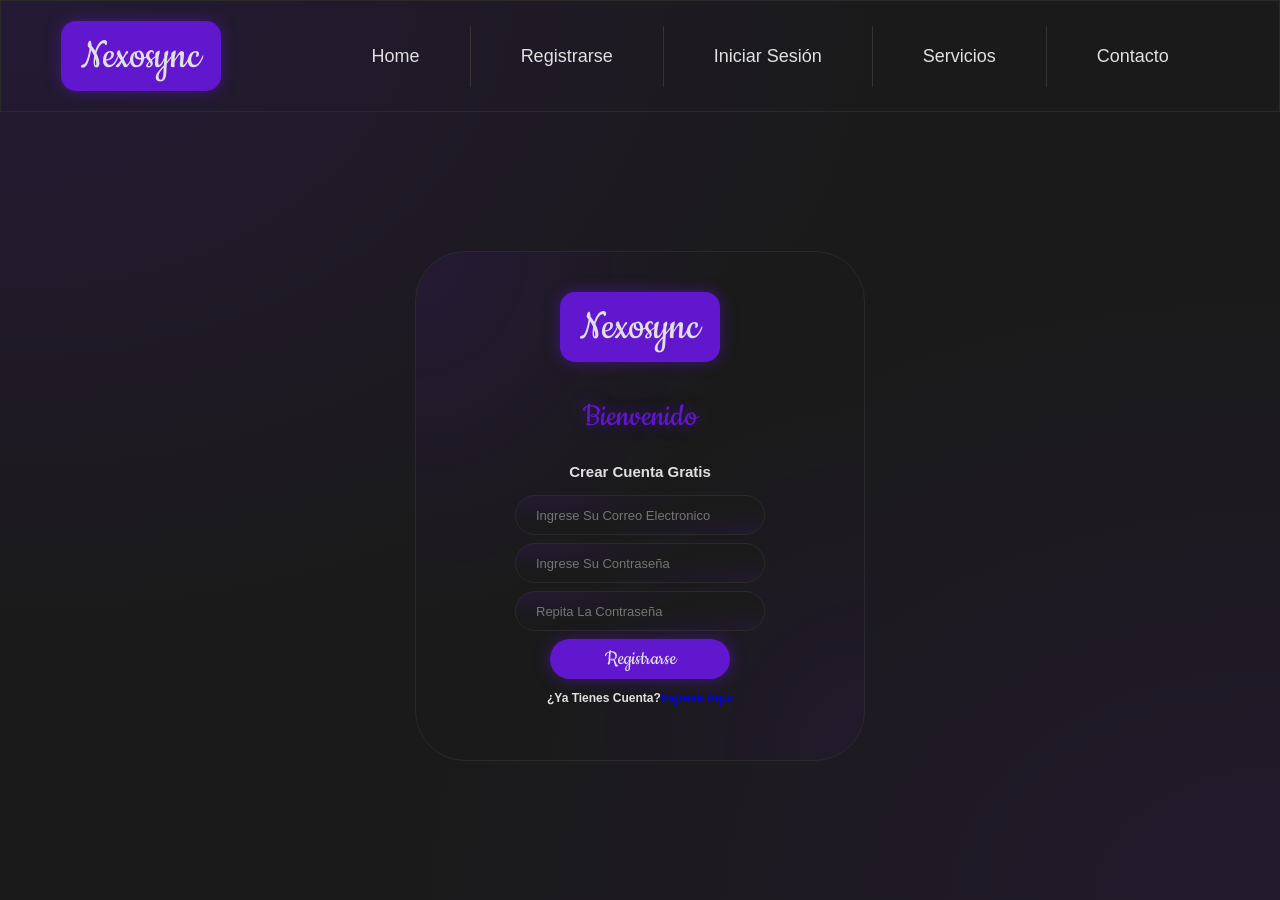
<file: registrarse.html>
<!DOCTYPE html>
<html lang="en">
<head>
    <meta charset="UTF-8">
    <meta name="viewport" content="width=device-width, initial-scale=1.0">
    <title>Nexosync</title>
    <link rel="stylesheet" href="./css/registrarse.css">
    <link rel="preconnect" href="https://fonts.googleapis.com">
    <link rel="preconnect" href="https://fonts.gstatic.com" crossorigin>
    <link href="https://fonts.googleapis.com/css2?family=Cookie&display=swap" rel="stylesheet">
</head>
<body>
    <nav class="barranav">
        <div class="logo">
            Nexosync
        </div>
        <div class="opciones">
            <a href="index.html" class="boton1">Home</a>
            <a href="registrarse.html" class="boton2">Registrarse</a>
            <a href="inicio.html" class="boton3">Iniciar Sesión</a>
            <a href="servicios.html" class="boton4">Servicios</a>
            <a href="contact.html" class="boton5">Contacto</a>
        </div>
    </nav>
    <div class="cuadro">
        <div class="logo1">
            Nexosync
        </div>
            <h3 class="texing">Bienvenido</h3>
            <h4 class="texcre">Crear Cuenta Gratis</h4>
            <form  method="post" action="/"></form> 
                <label for="email">
                    <input type="email" id="email" name="email" placeholder="Ingrese Su Correo Electronico" class="cuadro3">
                </label>
                <label for="contra">
                    <input type="password" id="contra" name="contra " placeholder="Ingrese Su Contraseña" class="cuadro4">
                </label>
                <label for="repcontra">
                    <input type="password" id="repcontra" name="repcontra " placeholder="Repita La Contraseña" class="cuadro5">
                </label>
                <button class="boton-reg">Registrarse</button>
                <p class="textcue">¿Ya Tienes Cuenta?<a href="inicio.html">Ingrese Aquí</a></p>
    </div>
</body>
</html>
</file>
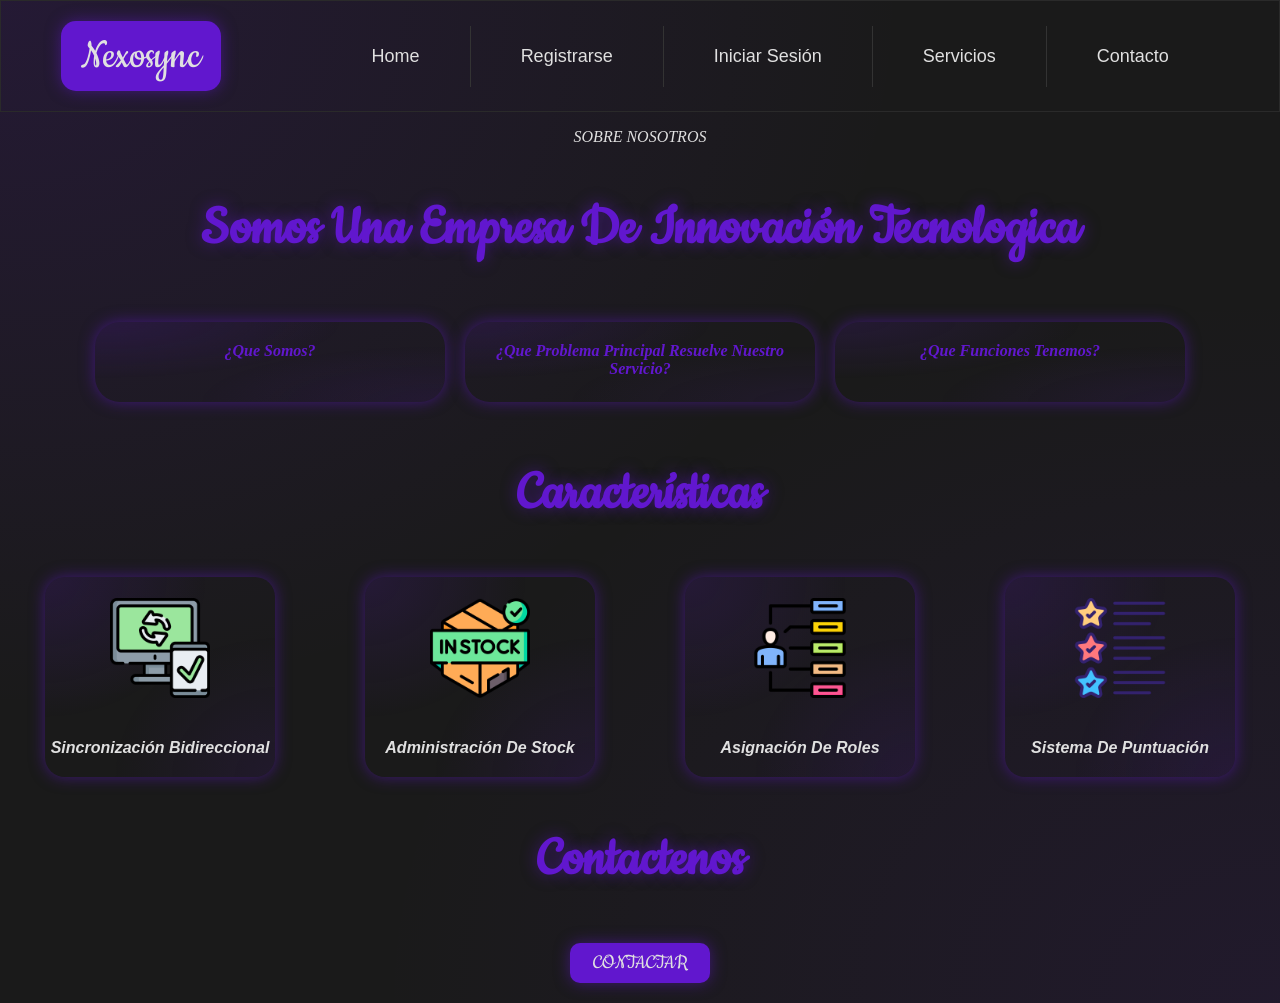
<file: servicios.html>
<!DOCTYPE html>
<html lang="en">
<head>
    <meta charset="UTF-8">
    <meta name="viewport" content="width=device-width, initial-scale=1.0">
    <title>Nexosync</title>
    <link rel="stylesheet" href="./css/servicios.css">
    <link rel="preconnect" href="https://fonts.googleapis.com">
    <link rel="preconnect" href="https://fonts.gstatic.com" crossorigin>
    <link href="https://fonts.googleapis.com/css2?family=Cookie&display=swap" rel="stylesheet">
</head>
<body>
    <nav class="barranav">
        <div class="logo">
            Nexosync
        </div>
        <div class="opciones">
            <a href="index.html" class="boton1">Home</a>
            <a href="registrarse.html" class="boton2">Registrarse</a>
            <a href="inicio.html" class="boton3">Iniciar Sesión</a>
            <a href="servicios.html" class="boton4">Servicios</a>
            <a href="contact.html" class="boton5">Contacto</a>
        </div>
    </nav>
    <section class="general">
        <p class="texto-sobre">SOBRE NOSOTROS</p>
        <h1 class="text-prin">Somos Una Empresa De Innovación Tecnologica</h1>
        <div class="preguntas">
            <section class="preg1">
                <details>
                    <summary class="que1">¿Que Somos?</summary>
                    <p>Somos una empresa que desarrolla un software la cual puede ayudar un a disminuir el exceso de papel a la hora tomar pedidos a clientes. </p>
                </details>
            </section>
            <section class="preg2">
                <details>
                    <summary class="que2">¿Que Problema Principal Resuelve Nuestro Servicio?</summary>
                    <p>Nuestro Software resuelve el problema de crear un pedido en digital, haciendolo mas rapido, eficiente y seguro a la hora de crearlo.</p>
                </details>
            </section>
            <section class="preg3">
                <details>
                    <summary class="que3">¿Que Funciones Tenemos?</summary>
                    <p>Las Funciones que tenemos son simples contamos con un sistema flexible a la hor de trabajar, nuestro sistema cuenta con:</p>
                    <ul>
                        <li>Gestión De Productos En Tiempo Real</li>
                        <li>Gestión De Órdenes Y Comprobantes De Pagos</li>
                        <li>Administración Avanzada De Stock</li>
                        <li>Sincronización Bidireccional Instantánea</li>
                    </ul>
                    <p>Como se pudo observar tenemos varias funciones lo cual a la hora de implementarlo a un establecimiento lo hace mas rapido mas eficiente, lo mismo pasa a la hora de una factura electronica y pagos es demasiado eficiente</p>
                </details>
            </section>
        </div>
        <h2 class="textcar">Características</h2>
        <div class="bloques">
            <div class="bloque1">
                <img src="./img/inicio/sincronizacion.png" alt="Imagen De Sincronización" >
                Sincronización Bidireccional
            </div>
            <div class="bloque2">
                <img src="./img/inicio/en-stock.png" alt="Imagen De Stock" >
                Administración  De Stock
            </div>
            <div class="bloque3">
                <img src="./img/inicio/capacidad.png" alt="Imagen De Roles">
                Asignación De Roles
            </div>
            <div class="bloque4">
                <img src="./img/inicio/caracteristicas.png" alt="Imagen De Puntuación" >
                Sistema De Puntuación
            </div>
        </div>
        <h2 class="textcar1">Contactenos</h2>
        <a href="contact.html" class="boton-acc">CONTACTAR</a>
    </section>
</body>
</html>
</file>
<file: css/nexosync.css>
body{
    font-family: Arial, sans-serif;
    background-color: #1A1A1A;
    background-image: 
        radial-gradient(at 0% 0%, rgba(97, 23, 206, 0.15) 0px, transparent 50%), 
        radial-gradient(at 100% 100%, rgba(97, 23, 206, 0.1) 0px, transparent 50%);
    margin: 0;
    min-height: 100vh;
    overflow-y: auto;
    display: flex;
    flex-direction: column;
}
.barranav{
    display: flex;
    justify-content: space-around;
    align-items: center;
    padding: 20px 10px;
    border: 1px solid #2a2a2a;
    box-shadow: #2a2a2a;
}
.logo{
    font-family: "Cookie", cursive;
    font-weight: 400;
    font-style: normal;
    font-size: 45px;
    background-color: #6117CE;
    color:#E0E0E0;
    padding: 10px 20px;
    border-radius: 15px;
    box-shadow: 0 0 15px rgba(97, 23, 206, 0.5);    
}
.opciones{
    display: flex;
    background-color: none;
    border-radius: 30px;
    overflow: hidden;
}
.boton1,.boton2,.boton3,.boton4,.boton5{
    text-decoration: none;
    font-family: "monserrat", sans-serif;
    font-weight: 400;
    font-style: normal;
    color: #E0E0E0;
    font-size: 18px;
    padding: 20px 50px;
    transition: background-color  0.3s ease;
}
.opciones a{
    border-right: 1px solid #333333;
    padding: 20px 50px;
}
.opciones a:last-child {
    border-right: none; /* Quita la Ãºltima lÃ­nea */
}
.boton1:hover,.boton2:hover,.boton3:hover,.boton4:hover,.boton5:hover{
    background-color:#303030;
    cursor: pointer;
}
.textoprin{
    flex: 1;
    display: flex;
    justify-content: space-between;
    align-items: center;
    padding: 15px 50px;
}
.textos{flex: 1;}
.texto1{
    font-family: "Cookie", cursive;
    font-weight: 400;
    font-size: normal;
    font-size: 50px;
    color: #6117CE;
    text-shadow: 0 0 15px rgba(97, 23, 206, 0.5);
}
.texto2{
    font-family: "Monserrat",sans-serif;
    font-size: 30px;
    color: #6117CE;
}
.textoprin2{
    flex: 1;
    text-align: right;
    display: flex;
    flex-direction: column;
    align-items: flex-end;
}
.texto3{
    font-family: "Pacifico", cursive;
    font-weight: 400;
    font-style: normal;
    color: white;
    font-size: 18px;
    max-width: 450px;
    margin-bottom: 25px;
}
.acceder{
    font-family: sans-serif;
    font-weight: bold;
    background-color: #6117CE;
    color: #E0E0E0;
    box-shadow: 0 0 15px rgba(97, 23, 206, 0.5); 
    padding: 15px 40px;
    border-radius: 12px;
    text-decoration: none;
    font-weight: bold;
    letter-spacing: 1px;
    transition: 0.3s;
}
.acceder:hover{
    background-color: #E0E0E0;
    color: #6117CE;
}
.textosec{
    display: flex;
    justify-content: space-between;
    align-items: center;
    padding: 10px 50px;
}
.imagenprin{
    width: 300px;
    height: auto;
    border-radius: 20px;
    box-shadow: 0 0 30px rgba(97, 23, 206, 0.3);
}
.columna-texto{
    flex: 1;
    text-align: right;
}
.texto4{
    font-family: "Monserrat",sans-serif;
    font-weight: bold;
    font-style: normal;
    font-size: 24px;
    color: #6117CE;
    margin-bottom: 10px;
    text-shadow: 0 0 15px rgba(97, 23, 206, 0.5);
}
.texto5 li {
    font-family: "Pacifico", cursive;
    font-weight: 400;
    font-style: normal;
    list-style-type: none; 
    color: white;
    font-size: 16px;
    margin-bottom: 9px;   
    text-align: right;     
    display: block;        
}
.pie-pag {
    display: flex;
    flex-direction: column;
    align-items: center;
    padding: 10px 50px;
    margin-top: auto;
}
.text-cont {
    font-style: italic;
    font-size: 30px;
    text-shadow: 0 0 15px rgba(97, 23, 206, 0.5);
    color: #6117ce;
    font-weight: bold;
}
.redes {
    display: flex;
    gap: 15px;
}
.redes img {
    width: 35px;
    height: auto;
    opacity: 0.7;
}
</file>
<file: css/home.css>
body{
    margin: 0;
    padding: 0;
    box-sizing: border-box;
    font-family: Arial, sans-serif;
}
h1, h2, h3, h4 ,h5, h6, a, p, input, textarea, ul {
    margin: 0;
    padding: 0;
}
ul {
    list-style-type: none;
}
a {
    text-decoration: none;
}
.wrapper {
    display: grid;
    grid-template-columns: 1fr 4fr;
    background-color: #1A1A1A;
    background-image: 
        radial-gradient(at 0% 0%, rgba(97, 23, 206, 0.15) 0px, transparent 50%), 
        radial-gradient(at 100% 100%, rgba(97, 23, 206, 0.1) 0px, transparent 50%);
}
aside {
    padding: 2rem;
    color: #E0E0E0;
    position: sticky;
    top: 0;
    height: 100vh;
    display: flex;
    flex-direction: column;
    justify-content: space-around;
    padding-right: 0;
}
.menu{
    display: flex;
    flex-direction: column;
    gap: .5rem;
}
.boton-menu {
    background-color: transparent;
    border: 0;
    color: #E0E0E0;
    font-size: 1rem;
    cursor: pointer;
    display: flex;
    align-items: center;
    gap: 1rem;
    font-weight: 600;
    padding: 1rem;
    font-size: .85rem;
    box-sizing: border-box;
}
.boton-menu.active{
    background-color: #E0E0E0;
    color: #6117CE;
    width: 100%;
    border-top-left-radius: 1rem;
    border-bottom-left-radius: 1rem;
    position: relative;
}
.boton-menu.active::before{
    content: "";
    position: absolute;
    width: 1rem;
    height: 2rem;
    bottom: 100%;
    right: 0;
    background-color: transparent;
    border-bottom-right-radius: .5rem;  
    box-shadow: 0 1rem 0 #E0E0E0;
}
.boton-menu.active::after{
    content: "";
    position: absolute;
    width: 1rem;
    height: 2rem;
    top: 100%;
    right: 0;
    background-color: transparent;
    border-top-right-radius: .5rem;
    box-shadow: 0 -1rem 0 #E0E0E0;
}
.boton-menu > i.bi-hand-index-thumb,
.boton-menu > i.bi-hand-index-thumb-fill{
    transform: rotateZ(90deg);
}
.boton-factura{
    margin-top: 1rem;
}
.boton-volver { margin-top: 2rem; color: #ff4d4d; }
.numerito {
    background-color: #E0E0E0;
    color: #6117CE;
    padding: .15rem .25rem ;
    border-radius: .25rem;
}
.boton-carrito.active .numerito{
    background-color: #6117CE;
    color: #E0E0E0;
}
.logo{
    font-family: "Cookie", cursive;
    font-weight: 400;
    font-style: normal;
    font-size: 45px;
    text-align: center;
    background-color: #6117CE;
    color:#E0E0E0;
    padding: 10px 20px;
    border-radius: 15px;
    box-shadow: 0 0 15px rgba(97, 23, 206, 0.5);
    transition: 0.8s;
    cursor: default;        
    position: absolute;
    top: 2rem;
    right: 2.9rem;
}
.logo:hover {
    background-color: #E0E0E0;
    color: #6117CE;
    transform: scale(1.1);
}
.texto-footer {
    font-family: "Pacifico", cursive;
    font-style: italic;
    font-weight: bold;
    color: #6117CE;
}
main {
    background-color: #E0E0E0;
    margin: 1rem;
    margin-left: 0;
    border-radius: 2rem;
    padding: 3rem;
    position: relative;
}
.titulo-principal {
    color: #6117CE;
    font-weight: bold;
    margin-bottom: 2rem;    
}
.contenedor-producto {
    display: grid;
    grid-template-columns: repeat(4, 1fr);
    gap: 1rem;
}
.producto-imagen {
    max-width: 100%;
    height: 160px;
    border-radius: 1rem;
}
.producto-detalle {
    background-color: #1A1A1A;
    background-image: 
        radial-gradient(at 0% 0%, rgba(97, 23, 206, 0.15) 0px, transparent 50%), 
        radial-gradient(at 100% 100%, rgba(97, 23, 206, 0.1) 0px, transparent 50%);
    color: #E0E0E0;
    padding: .5rem;
    border-radius: 1rem;
    margin-top: -2rem;
    position: relative;
    display: flex;
    flex-direction: column;
    justify-content: space-between;
    gap: .30rem;
    z-index: 1;
}
.producto-titulo {
    font-size: .75rem;
}
.producto-agregar {
    font-family: "Cookie", cursive;
    font-weight: 400;
    font-style: normal;
    font-size: 1rem;
    border: 0;
    border-radius: 1rem;
    background-color: #6117CE;
    color: #E0E0E0;
    border-radius: 15px;
    box-shadow: 0 0 15px rgba(97, 23, 206, 0.5);
    transition: 0.7s;
    padding: .35rem;
    cursor: pointer;
    border: 2px solid #6117CE;
}
.producto-agregar:hover {
    background-color: #E0E0E0;
    color: #6117CE;
}
/*carrito vacio*/
.contenedor-carrito {
    display: flex;
    flex-direction: column;
    gap: 1.5rem;
}
.carrito-vacio, .carrito-comprado,.texto-ingrese-usuario {
    color: #6117CE;
    display: flex;
}
.carrito-productos {
    display: flex;
    flex-direction: column;
    gap: 1rem;
}
.carrito-producto {
    display: flex;
    justify-content: space-between;
    background-color: #1A1A1A;
    background-image: 
        radial-gradient(at 0% 0%, rgba(97, 23, 206, 0.15) 0px, transparent 50%), 
        radial-gradient(at 100% 100%, rgba(97, 23, 206, 0.1) 0px, transparent 50%); 
    color: #E0E0E0;
    border-radius: 1rem;
    align-items: center;
    padding: .5rem;   
    padding-right: 1.5rem;
    padding-left: 1rem;
}
.carrito-producto-imagen {
    width: 5rem;
    height: auto;
    border-radius: 1rem;
}
.carrito-producto small {
    font-size: .75rem;
}
.carrito-producto-eliminar {
    border: 0;
    background-color: transparent;
    color: red;
    cursor: pointer;
}
.carrito-acciones {
    display: flex;
    justify-content: space-between;
}
.carrito-acciones-vaciar {
    border: 0;
    background-color: #1A1A1A;
    background-image: 
        radial-gradient(at 0% 0%, rgba(97, 23, 206, 0.15) 0px, transparent 50%), 
        radial-gradient(at 100% 100%, rgba(97, 23, 206, 0.1) 0px, transparent 50%); 
    color: #E0E0E0;
    padding: 1rem;
    border-radius: 1rem;
    cursor: pointer;
    text-transform: uppercase;
}
.carrito-acciones-derecha {
    display: flex;
}
.carrito-acciones-total {
    display: flex;
    background-color: #1A1A1A;
    background-image: 
        radial-gradient(at 0% 0%, rgba(97, 23, 206, 0.15) 0px, transparent 50%), 
        radial-gradient(at 100% 100%, rgba(97, 23, 206, 0.1) 0px, transparent 50%); 
    color: #E0E0E0;
    padding: 1rem;
    border-top-left-radius: 1rem;
    border-bottom-left-radius: 1rem;
    text-transform: uppercase;
}
.carrito-acciones-comprar {
    font-family: "Cookie", cursive;
    font-weight: bold;
    font-size: 1rem;
    border: 0;
    background-color: #6117CE;
    color: #E0E0E0;
    box-shadow: 0 0 15px rgba(97, 23, 206, 0.5);
    padding: 1rem;
    border-top-right-radius: 1rem;
    border-bottom-right-radius: 1rem;
    cursor: pointer;
    text-transform: uppercase;
}
.disabled {
    display: none;
}
 
.header-mobile{
    display: none;
}
/*Media Cuery*/

@media screen and (max-width: 600px) {
    .wrapper {
        grid-template-columns: 1fr;
    }
    aside {
        position: fixed;
        z-index: 9;
        background-color: #1A1A1A;
        background-image: 
                radial-gradient(at 0% 0%, rgba(97, 23, 206, 0.15) 0px, transparent 50%), 
                radial-gradient(at 100% 100%, rgba(97, 23, 206, 0.1) 0px, transparent 50%);
        left: 0;
        box-shadow: 0 0 0 100vmax rgba( 0, 0, 0, 0.75);
        transform: translateX(-100%);
        opacity: 0;
        visibility: hidden;
    }
    .aside-visible {
        transform: translateX(0);
        opacity: 1;
        visibility: visible;
    }
    .boton-menu.active::after,.boton-menu.active::before{
        display: none;
    }
    main {
        margin: 1rem;
        margin-top: 0;
        padding: 2rem;
    }
    .contenedor-producto {
        grid-template-columns: 1fr 1fr;
    }
    .header-mobile{
        display: flex;
        padding: 1rem;
        justify-content: space-between;
        align-items: center;
    }
    .logo{
        font-size: 15px;
    }
    .open-menu{
        background-color: #6117CE;
        color: #E0E0E0;
        border: 0;
        font-size: 2rem;
        cursor: pointer;
        border-radius: 1rem;
    }
}
</file>
<file: css/clientes.css>
/* ===== CLIENTES / FACTURA PAGE ===== */

.clientes-layout {
    display: grid;
    grid-template-columns: 1fr 1fr;
    gap: 1.5rem;
    align-items: start;
}

/* ===== FORM BLOQUES ===== */
.factura-form-seccion {
    display: flex;
    flex-direction: column;
    gap: 1rem;
}

.form-bloque {
    background: #1A1A1A;
    background-image:
        radial-gradient(at 0% 0%, rgba(97, 23, 206, 0.15) 0px, transparent 50%),
        radial-gradient(at 100% 100%, rgba(97, 23, 206, 0.1) 0px, transparent 50%);
    border-radius: 1.2rem;
    padding: 1.4rem;
    display: flex;
    flex-direction: column;
    gap: .9rem;
}

.form-bloque-titulo {
    font-size: .82rem;
    font-weight: 700;
    text-transform: uppercase;
    letter-spacing: .07em;
    color: #6117CE;
    display: flex;
    align-items: center;
    gap: .5rem;
    padding-bottom: .6rem;
    border-bottom: 1px solid rgba(97,23,206,.2);
}

.form-grupo {
    display: flex;
    flex-direction: column;
    gap: .35rem;
}

.form-grupo label {
    font-size: .75rem;
    font-weight: 600;
    color: #aaa;
    text-transform: uppercase;
    letter-spacing: .04em;
}

.form-grupo input,
.form-grupo select,
.form-grupo textarea {
    background: rgba(255,255,255,.05);
    border: 1.5px solid rgba(97,23,206,.25);
    border-radius: .7rem;
    color: #E0E0E0;
    font-size: .88rem;
    padding: .6rem .9rem;
    outline: none;
    transition: border-color .2s, box-shadow .2s;
    font-family: Arial, sans-serif;
    resize: none;
}

.form-grupo input::placeholder,
.form-grupo textarea::placeholder { color: #555; }

.form-grupo input:focus,
.form-grupo select:focus,
.form-grupo textarea:focus {
    border-color: #6117CE;
    box-shadow: 0 0 0 3px rgba(97,23,206,.15);
}

.form-grupo select option {
    background: #1A1A1A;
    color: #E0E0E0;
}

.form-grupo-doble {
    display: grid;
    grid-template-columns: 1fr 1fr;
    gap: .8rem;
}

/* ===== MÉTODOS DE PAGO ===== */
.metodos-pago {
    display: flex;
    gap: .6rem;
    flex-wrap: wrap;
}

.metodo-option input { display: none; }

.metodo-card {
    display: flex;
    flex-direction: column;
    align-items: center;
    gap: .3rem;
    background: rgba(255,255,255,.04);
    border: 2px solid rgba(97,23,206,.2);
    border-radius: .9rem;
    padding: .75rem 1.1rem;
    cursor: pointer;
    transition: .2s;
    font-size: .78rem;
    color: #aaa;
    font-weight: 600;
    min-width: 70px;
    text-align: center;
}

.metodo-card i { font-size: 1.3rem; }

.metodo-option input:checked + .metodo-card {
    border-color: #6117CE;
    background: rgba(97,23,206,.15);
    color: #E0E0E0;
    box-shadow: 0 0 12px rgba(97,23,206,.3);
}

.metodo-card:hover {
    border-color: rgba(97,23,206,.5);
    color: #E0E0E0;
}

/* ===== ESTRELLAS ===== */
.estrellas-wrapper {
    display: flex;
    align-items: center;
    gap: 1rem;
}

.estrellas {
    display: flex;
    gap: .3rem;
}

.estrellas i {
    font-size: 1.6rem;
    cursor: pointer;
    color: #444;
    transition: color .15s, transform .15s;
}

.estrellas i.activa {
    color: #f59e0b;
}

.estrellas i:hover {
    transform: scale(1.2);
}

.estrellas-label {
    font-size: .8rem;
    color: #888;
    font-weight: 600;
}

/* ===== BOTÓN GENERAR ===== */
.btn-generar {
    font-family: "Cookie", cursive;
    font-size: 1.2rem;
    background: #6117CE;
    color: #E0E0E0;
    border: 0;
    border-radius: 1rem;
    padding: .9rem 1.5rem;
    cursor: pointer;
    display: flex;
    align-items: center;
    justify-content: center;
    gap: .5rem;
    box-shadow: 0 0 20px rgba(97,23,206,.5);
    transition: .3s;
    width: 100%;
    font-weight: bold;
}

.btn-generar:hover {
    background: #E0E0E0;
    color: #6117CE;
    box-shadow: 0 0 25px rgba(97,23,206,.4);
}

/* ===== RESUMEN DERECHA ===== */
.factura-resumen-seccion {
    background: #1A1A1A;
    background-image:
        radial-gradient(at 0% 0%, rgba(97, 23, 206, 0.15) 0px, transparent 50%),
        radial-gradient(at 100% 100%, rgba(97, 23, 206, 0.1) 0px, transparent 50%);
    border-radius: 1.2rem;
    padding: 1.4rem;
    position: sticky;
    top: 1rem;
}

.resumen-header {
    margin-bottom: 1rem;
    display: flex;
    flex-direction: column;
    gap: .3rem;
    padding-bottom: .8rem;
    border-bottom: 1px solid rgba(97,23,206,.2);
}

.resumen-badge {
    font-size: .68rem;
    font-weight: 700;
    text-transform: uppercase;
    letter-spacing: .07em;
    color: #6117CE;
    background: rgba(97,23,206,.12);
    padding: .2rem .7rem;
    border-radius: 2rem;
    width: fit-content;
}

.resumen-header h3 {
    font-size: 1.1rem;
    color: #E0E0E0;
    font-weight: 800;
}

/* Vacío */
.resumen-vacio {
    display: flex;
    flex-direction: column;
    align-items: center;
    justify-content: center;
    gap: .5rem;
    padding: 2.5rem 1rem;
    text-align: center;
    color: #555;
}

.resumen-vacio i {
    font-size: 2.5rem;
    color: #333;
}

.resumen-vacio p {
    font-size: .9rem;
    color: #666;
}

.resumen-vacio small {
    font-size: .75rem;
    color: #444;
}

/* Items */
.resumen-items {
    display: flex;
    flex-direction: column;
    gap: .6rem;
    margin-bottom: 1rem;
    max-height: 280px;
    overflow-y: auto;
}

.resumen-items::-webkit-scrollbar { width: 4px; }
.resumen-items::-webkit-scrollbar-track { background: transparent; }
.resumen-items::-webkit-scrollbar-thumb { background: #6117CE; border-radius: 4px; }

.resumen-item {
    display: flex;
    justify-content: space-between;
    align-items: center;
    background: rgba(255,255,255,.04);
    border-radius: .7rem;
    padding: .5rem .8rem;
    font-size: .82rem;
}

.resumen-item-nombre {
    color: #E0E0E0;
    font-weight: 600;
    flex: 1;
}

.resumen-item-cant {
    color: #6117CE;
    font-weight: 700;
    font-size: .78rem;
    margin: 0 .8rem;
}

.resumen-item-precio {
    color: #aaa;
    font-weight: 600;
}

/* Totales */
.resumen-totales {
    border-top: 1px solid rgba(97,23,206,.2);
    padding-top: .8rem;
    display: flex;
    flex-direction: column;
    gap: .4rem;
}

.total-fila {
    display: flex;
    justify-content: space-between;
    font-size: .85rem;
    color: #aaa;
}

.total-grande {
    font-size: 1.1rem;
    font-weight: 800;
    color: #fff !important;
    border-top: 1px solid rgba(97,23,206,.2);
    padding-top: .5rem;
    margin-top: .2rem;
}

/* ===== FACTURA GENERADA ===== */
.factura-generada {
    display: flex;
    flex-direction: column;
    gap: 1rem;
    animation: fadeIn .4s ease;
}

@keyframes fadeIn { from { opacity:0; transform:translateY(8px); } to { opacity:1; transform:translateY(0); } }

.factura-encabezado {
    display: flex;
    justify-content: space-between;
    align-items: center;
    padding-bottom: .8rem;
    border-bottom: 2px dashed rgba(97,23,206,.3);
}

.factura-logo-texto {
    font-family: "Cookie", cursive;
    font-size: 2rem;
    color: #6117CE;
}

.factura-meta {
    display: flex;
    flex-direction: column;
    align-items: flex-end;
    font-size: .75rem;
    color: #888;
    gap: .2rem;
}

.factura-cliente-info {
    display: grid;
    grid-template-columns: 1fr 1fr;
    gap: .35rem;
    font-size: .8rem;
    color: #aaa;
    background: rgba(255,255,255,.03);
    border-radius: .7rem;
    padding: .8rem;
}

.factura-cliente-info div {
    display: flex;
    align-items: center;
    gap: .4rem;
}

.factura-cliente-info i { color: #6117CE; }
.factura-cliente-info span { color: #E0E0E0; font-weight: 600; }

.f-productos-lista {
    display: flex;
    flex-direction: column;
    gap: .4rem;
}

.f-producto-fila {
    display: grid;
    grid-template-columns: 1fr auto auto;
    gap: .5rem;
    font-size: .8rem;
    color: #ccc;
    border-bottom: 1px solid rgba(255,255,255,.05);
    padding-bottom: .4rem;
}

.f-producto-fila span:first-child { color: #E0E0E0; }
.f-producto-fila span:last-child { color: #aaa; }

.f-totales {
    border-top: 1px solid rgba(97,23,206,.25);
    padding-top: .6rem;
    display: flex;
    flex-direction: column;
    gap: .35rem;
}

.f-footer {
    display: flex;
    justify-content: space-between;
    font-size: .8rem;
    color: #888;
    flex-wrap: wrap;
    gap: .4rem;
}

.f-footer i { color: #6117CE; }

.f-gracias {
    text-align: center;
    font-family: "Cookie", cursive;
    font-size: 1.3rem;
    color: #6117CE;
    padding: .5rem;
}

.f-acciones {
    display: flex;
    gap: .8rem;
}

.btn-imprimir,
.btn-nueva {
    flex: 1;
    padding: .7rem;
    border-radius: .8rem;
    border: 2px solid;
    font-size: .82rem;
    font-weight: 700;
    cursor: pointer;
    display: flex;
    align-items: center;
    justify-content: center;
    gap: .4rem;
    transition: .2s;
}

.btn-imprimir {
    border-color: #6117CE;
    background: rgba(97,23,206,.15);
    color: #6117CE;
}
.btn-imprimir:hover { background: #6117CE; color: #fff; }

.btn-nueva {
    border-color: #22c55e;
    background: rgba(34,197,94,.1);
    color: #22c55e;
}
.btn-nueva:hover { background: #22c55e; color: #fff; }
</file>
<file: css/contact.css>
body{
    font-family: Arial, sans-serif;
    background-color: #1A1A1A;
    background-image: 
        radial-gradient(at 0% 0%, rgba(97, 23, 206, 0.15) 0px, transparent 50%), 
        radial-gradient(at 100% 100%, rgba(97, 23, 206, 0.1) 0px, transparent 50%);
    margin: 0;
    min-height: 100vh;
    overflow-y: auto;
    display: flex;
    flex-direction: column;
}
.barranav{
    display: flex;
    justify-content: space-around;
    align-items: center;
    padding: 20px 10px;
    border: 1px solid #2a2a2a;
    box-shadow: #2a2a2a;
}
.logo{
    font-family: "Cookie", cursive;
    font-weight: 400;
    font-style: normal;
    font-size: 45px;
    background-color: #6117CE;
    color:#E0E0E0;
    padding: 10px 20px;
    border-radius: 15px;
    box-shadow: 0 0 15px rgba(97, 23, 206, 0.5);    
}
.opciones{
    display: flex;
    background-color: none;
    border-radius: 30px;
    overflow: hidden;
}
.boton1,.boton2,.boton3,.boton4,.boton5{
    text-decoration: none;
    font-family: "monserrat", sans-serif;
    font-weight: 400;
    font-style: normal;
    color: #E0E0E0;
    font-size: 18px;
    padding: 20px 50px;
    transition: background-color  0.3s ease;
}
.opciones a{
    border-right: 1px solid #333333;
    padding: 20px 50px;
}
.opciones a:last-child {
    border-right: none; /* Quita la Ãºltima lÃ­nea */
}
.boton1:hover,.boton2:hover,.boton3:hover,.boton4:hover,.boton5:hover{
    background-color:#303030;
    cursor: pointer;
}
.text-con{
    font-family: "Cookie", cursive;
    font-weight: bold;
    font-style: normal;
    font-size: 50px;
    text-align: center;
    color: #6117CE;
    text-shadow: 0 0 15px rgba(97, 23, 206, 0.5);
}
.cuadros-3 {
    display: flex;
    justify-content: center; /* Centra el grupo de cuadros */
    gap: 30px; /* Espacio uniforme entre tarjetas */
    flex-wrap: wrap; /* Para que sea responsivo en celulares */
    padding: 50px 20px;
}

.card {
    border: 2px solid #6117CE;
    border-radius: 15px;
    padding: 40px 20px 25px 20px;
    width: 320px; /* Un poco más ancho para el correo */
    text-align: center;
    background-color: #1e1e1e;
    box-shadow: 0 0 15px rgba(97, 23, 206, 0.3);
    color: #E0E0E0;
    font-family: Arial, sans-serif;
    position: relative;
    display: flex;
    flex-direction: column;
    align-items: center;
}

/* Reemplazo del Legend */
.icon-box {
    position: absolute;
    top: -35px; /* Lo posiciona justo sobre el borde superior */
    background-color: #1e1e1e;
    padding: 0 15px;
}

.img-icon {
    width: 60px;
    height: auto;
    filter: drop-shadow(0 0 8px #6117CE);
}

.titulo-card {
    font-weight: bold;
    font-size: 1.1em;
    display: block;
    margin-top: 10px;
}

.card p {
    margin: 10px 0 5px 0;
    font-size: 14px;
    color: #b0b0b0;
}

.card a {
    color: #6117CE;
    text-decoration: none;
    font-weight: bold;
    font-size: 18px;
    transition: 0.3s;
    /* Esto es vital para el correo largo: */
    word-break: break-all; 
    line-height: 1.2;
}

.card a:hover {
    color: #ea43d7;
    text-shadow: 0 0 10px #ea43d7;
}

/* Estilo específico para el texto del correo si es muy grande */
.link-correo {
    font-size: 15px !important; 
}

.pie-pag {
    display: flex;
    flex-direction: column;
    align-items: center;
    padding: 10px 50px;
    margin-top: auto;
}
.text-cont {
    font-family: "Cookie", cursive;
    font-style: normal;
    font-size: 30px;
    text-shadow: 0 0 15px rgba(97, 23, 206, 0.5);
    color: #6117ce;
    font-weight: bold;
}
.redes {
    display: flex;
    gap: 15px;
}
.redes img {
    width: 35px;
    height: auto;
    opacity: 0.7;
}
</file>
<file: css/inicio.css>
body{
    font-family: Arial, sans-serif;
    background-color: #1A1A1A;
    background-image: 
        radial-gradient(at 0% 0%, rgba(97, 23, 206, 0.15) 0px, transparent 50%), 
        radial-gradient(at 100% 100%, rgba(97, 23, 206, 0.1) 0px, transparent 50%);
    margin: 0;
    min-height: 100vh;
    overflow-y: auto;
    display: flex;
    flex-direction: column;
}
.barranav{
    display: flex;
    justify-content: space-around;
    align-items: center;
    padding: 20px 10px;
    border: 1px solid #2a2a2a;
    box-shadow: #2a2a2a;
}
.logo{
    font-family: "Cookie", cursive;
    font-weight: 400;
    font-style: normal;
    font-size: 45px;
    background-color: #6117CE;
    color:#E0E0E0;
    padding: 10px 20px;
    border-radius: 15px;
    box-shadow: 0 0 15px rgba(97, 23, 206, 0.5);    
}
.opciones{
    display: flex;
    background-color: none;
    border-radius: 30px;
    overflow: hidden;
}
.boton1,.boton2,.boton3,.boton4,.boton5{
    text-decoration: none;
    font-family: "monserrat", sans-serif;
    font-weight: 400;
    font-style: normal;
    color: #E0E0E0;
    font-size: 18px;
    padding: 20px 50px;
    transition: background-color  0.3s ease;
}
.opciones a{
    border-right: 1px solid #333333;
    padding: 20px 50px;
}
.opciones a:last-child {
    border-right: none; /* Quita la Ãºltima lÃ­nea */
}
.boton1:hover,.boton2:hover,.boton3:hover,.boton4:hover,.boton5:hover{
    background-color:#303030;
    cursor: pointer;
}
.cuadro {
    display: flex;
    flex-direction: column;
    justify-content: center;
    align-items: center;
    background-color: #1A1A1A;
    background-image: 
        radial-gradient(at 0% 0%, rgba(97, 23, 206, 0.15) 0px, transparent 50%), 
        radial-gradient(at 100% 100%, rgba(97, 23, 206, 0.1) 0px, transparent 50%);
    padding: 40px 20px; 
    width: 90%;
    max-width: 450px;    
    margin: auto;        
    border: 1px solid #2a2a2a;
    border-radius: 50px;
    box-sizing: border-box; 
}
.logo1{ 
    font-family: "Cookie", cursive;
    font-weight: 400;
    font-style: normal;
    font-size: 45px;
    background-color: #6117CE;
    color:#E0E0E0;
    padding: 10px 20px;
    border-radius: 15px;
    box-shadow: 0 0 15px rgba(97, 23, 206, 0.5);   
}
.texing{
    font-family: "Cookie", cursive;
    font-weight: 400;
    font-style: normal;
    font-size: 35px;
    color: #6117CE;
    text-shadow: 0 0 15px rgba(97, 23, 206, 0.5);
    margin-bottom: 8px;
}
.texcre{
    font-family: "Monserrat", sans-serif;
    font-weight: bold;
    font-size: 15px;
    color: #E0E0E0;
    margin-bottom: 15px;
}
.cuadro3, .cuadro4{
    width: 250px;
    height: 40px;   
    background-color: #1A1A1A;
    background-image: 
        radial-gradient(at 0% 0%, rgba(97, 23, 206, 0.15) 0px, transparent 50%), 
        radial-gradient(at 100% 100%, rgba(97, 23, 206, 0.1) 0px, transparent 50%);
    margin: 0;
    color: #E0E0E0;
    border-radius: 20px;    
    border: 1px solid #2a2a2a;
    padding: 0 20px;      
    box-sizing: border-box; 
    outline: none;          
    font-size: 13px;
    margin-bottom: 8px;
}   
.cuadro3:focus, .cuadro4:focus {
    border: 1.5px solid  rgba(97, 23, 206, 0.5);
}
.boton-reg, .boton-gog{
    font-family: "Cookie", cursive;
    font-weight: 400;
    font-style: normal;
    font-size: 22px;
    width: 180px;
    height: 40px;
    border-radius: 20px;
    color: #E0E0E0  ;
    background-color: #6117CE;
    box-shadow: 0 0 15px rgba(97, 23, 206, 0.5);   
    transition: 0.3s;
    margin-bottom: 5px;
    border: none;
}
.boton-reg:hover,.boton-gog:hover{
    background-color: #E0E0E0;
    color: #6117CE;
    width: 190px;
    height: 50px;
}
.texcon{
    font-family: "Monserrat", sans-serif;
    font-weight: bold;
    font-size: 12px;
    color: #E0E0E0;
}
</file>
<file: css/mesas.css>
/* ===== MESAS PAGE ===== */

.mesas-header {
    display: flex;
    align-items: center;
    justify-content: space-between;
    flex-wrap: wrap;
    gap: 1rem;
    margin-bottom: 1.5rem;
}

.mesas-leyenda {
    display: flex;
    gap: 1.2rem;
    align-items: center;
    background: #1A1A1A;
    padding: .6rem 1.2rem;
    border-radius: 2rem;
}

.leyenda-item {
    display: flex;
    align-items: center;
    gap: .4rem;
    font-size: .78rem;
    color: #E0E0E0;
    font-weight: 600;
}

.dot {
    width: 10px;
    height: 10px;
    border-radius: 50%;
    display: inline-block;
}

.dot.libre        { background: #22c55e; box-shadow: 0 0 6px #22c55e; }
.dot.ocupado      { background: #ef4444; box-shadow: 0 0 6px #ef4444; }
.dot.mantenimiento{ background: #f59e0b; box-shadow: 0 0 6px #f59e0b; }

/* ===== RESUMEN ===== */
.mesas-resumen {
    display: grid;
    grid-template-columns: repeat(4, 1fr);
    gap: 1rem;
    margin-bottom: 2rem;
}

.resumen-card {
    background: #1A1A1A;
    background-image:
        radial-gradient(at 0% 0%, rgba(97, 23, 206, 0.15) 0px, transparent 50%),
        radial-gradient(at 100% 100%, rgba(97, 23, 206, 0.1) 0px, transparent 50%);
    border-radius: 1rem;
    padding: 1rem 1.2rem;
    display: flex;
    align-items: center;
    gap: 1rem;
    color: #E0E0E0;
    transition: transform .2s;
}

.resumen-card:hover { transform: translateY(-2px); }

.resumen-card i {
    font-size: 1.8rem;
    color: #6117CE;
}

#res-libre   i { color: #22c55e; }
#res-ocupado i { color: #ef4444; }
#res-mant    i { color: #f59e0b; }

.resumen-card div {
    display: flex;
    flex-direction: column;
}

.resumen-num {
    font-size: 1.6rem;
    font-weight: 800;
    line-height: 1;
    color: #fff;
}

.resumen-label {
    font-size: .72rem;
    color: #aaa;
    text-transform: uppercase;
    letter-spacing: .04em;
}

/* ===== GRID DE MESAS ===== */
.mesas-grid {
    display: grid;
    grid-template-columns: repeat(4, 1fr);
    gap: 1rem;
}

.mesa-card {
    background: #1A1A1A;
    border-radius: 1.2rem;
    padding: 1.2rem;
    cursor: pointer;
    transition: transform .2s, box-shadow .2s;
    position: relative;
    overflow: hidden;
    border: 2px solid transparent;
    display: flex;
    flex-direction: column;
    gap: .5rem;
}

.mesa-card:hover {
    transform: translateY(-4px);
    box-shadow: 0 8px 24px rgba(97, 23, 206, 0.3);
}

.mesa-card.libre {
    border-color: rgba(34, 197, 94, 0.35);
}
.mesa-card.ocupado {
    border-color: rgba(239, 68, 68, 0.35);
}
.mesa-card.mantenimiento {
    border-color: rgba(245, 158, 11, 0.35);
}

.mesa-numero {
    font-size: 1.3rem;
    font-weight: 800;
    color: #fff;
}

.mesa-icono {
    font-size: 2rem;
    margin: .2rem 0;
}

.mesa-card.libre        .mesa-icono { color: #22c55e; }
.mesa-card.ocupado      .mesa-icono { color: #ef4444; }
.mesa-card.mantenimiento .mesa-icono { color: #f59e0b; }

.mesa-estado-badge {
    font-size: .72rem;
    font-weight: 700;
    text-transform: uppercase;
    letter-spacing: .06em;
    padding: .2rem .7rem;
    border-radius: 2rem;
    display: inline-block;
    width: fit-content;
}

.mesa-card.libre        .mesa-estado-badge { background: rgba(34,197,94,.15); color: #22c55e; }
.mesa-card.ocupado      .mesa-estado-badge { background: rgba(239,68,68,.15); color: #ef4444; }
.mesa-card.mantenimiento .mesa-estado-badge { background: rgba(245,158,11,.15); color: #f59e0b; }

.mesa-capacidad {
    font-size: .75rem;
    color: #888;
    display: flex;
    align-items: center;
    gap: .3rem;
}

.mesa-capacidad i { color: #6117CE; }

.mesa-glow {
    position: absolute;
    width: 80px;
    height: 80px;
    border-radius: 50%;
    top: -20px;
    right: -20px;
    opacity: .12;
    pointer-events: none;
}
.mesa-card.libre        .mesa-glow { background: #22c55e; }
.mesa-card.ocupado      .mesa-glow { background: #ef4444; }
.mesa-card.mantenimiento .mesa-glow { background: #f59e0b; }

/* ===== MODAL ===== */
.modal-overlay {
    position: fixed;
    inset: 0;
    background: rgba(0,0,0,.7);
    backdrop-filter: blur(4px);
    display: flex;
    align-items: center;
    justify-content: center;
    z-index: 100;
    opacity: 0;
    visibility: hidden;
    transition: .2s;
}

.modal-overlay.visible {
    opacity: 1;
    visibility: visible;
}

.modal-mesa {
    background: #1A1A1A;
    background-image:
        radial-gradient(at 0% 0%, rgba(97, 23, 206, 0.2) 0px, transparent 60%),
        radial-gradient(at 100% 100%, rgba(97, 23, 206, 0.1) 0px, transparent 60%);
    border-radius: 1.5rem;
    padding: 2rem;
    min-width: 340px;
    max-width: 420px;
    width: 90%;
    border: 1px solid rgba(97,23,206,.3);
    box-shadow: 0 0 40px rgba(97,23,206,.25);
    transform: scale(.9);
    transition: transform .25s;
}

.modal-overlay.visible .modal-mesa {
    transform: scale(1);
}

.modal-header {
    display: flex;
    justify-content: space-between;
    align-items: center;
    margin-bottom: .5rem;
}

.modal-header h3 {
    color: #fff;
    font-size: 1.3rem;
    font-weight: 800;
}

.modal-cerrar {
    background: transparent;
    border: 0;
    color: #888;
    font-size: 1.1rem;
    cursor: pointer;
    transition: color .2s;
}
.modal-cerrar:hover { color: #fff; }

.modal-subtitulo {
    color: #888;
    font-size: .85rem;
    margin-bottom: 1.5rem;
}

.modal-estados {
    display: flex;
    gap: .8rem;
    flex-wrap: wrap;
    margin-bottom: 1.5rem;
}

.btn-estado {
    flex: 1;
    min-width: 90px;
    padding: .8rem;
    border: 2px solid transparent;
    border-radius: 1rem;
    font-size: .82rem;
    font-weight: 700;
    cursor: pointer;
    display: flex;
    align-items: center;
    justify-content: center;
    gap: .4rem;
    transition: .2s;
}

.btn-libre {
    background: rgba(34,197,94,.1);
    color: #22c55e;
    border-color: rgba(34,197,94,.3);
}
.btn-libre:hover, .btn-libre.seleccionado {
    background: #22c55e;
    color: #fff;
}

.btn-ocupado {
    background: rgba(239,68,68,.1);
    color: #ef4444;
    border-color: rgba(239,68,68,.3);
}
.btn-ocupado:hover, .btn-ocupado.seleccionado {
    background: #ef4444;
    color: #fff;
}

.btn-mantenimiento {
    background: rgba(245,158,11,.1);
    color: #f59e0b;
    border-color: rgba(245,158,11,.3);
}
.btn-mantenimiento:hover, .btn-mantenimiento.seleccionado {
    background: #f59e0b;
    color: #fff;
}

.modal-info {
    background: rgba(97,23,206,.1);
    border-radius: .8rem;
    padding: .8rem 1rem;
    display: flex;
    justify-content: space-between;
    align-items: center;
    font-size: .82rem;
    color: #aaa;
}

.modal-info span {
    color: #E0E0E0;
    font-weight: 700;
}
</file>
<file: css/principal.css>
* {
    margin: 0;
    padding: 0;
    box-sizing: border-box;
    font-family: 'Segoe UI', Tahoma, Geneva, Verdana, sans-serif;
}

ul { list-style-type: none; }
a { text-decoration: none; }

.wrapper {
    display: grid;
    grid-template-columns: 1fr 4fr;
    background-color: #1A1A1A;
    background-image: 
        radial-gradient(at 0% 0%, rgba(97, 23, 206, 0.15) 0px, transparent 50%), 
        radial-gradient(at 100% 100%, rgba(97, 23, 206, 0.1) 0px, transparent 50%);
    min-height: 100vh;
}

aside {
    padding: 2rem;
    padding-right: 0;
    color: #E0E0E0;
    position: sticky;
    top: 0;
    height: 100vh;
    display: flex;
    flex-direction: column;
    justify-content: space-around;
}

.logo{
    font-family: "Cookie", cursive;
    font-weight: 400;
    font-style: normal;
    font-size: 45px;
    text-align: center;
    background-color: #6117CE;
    color:#E0E0E0;
    padding: 10px 20px;
    border-radius: 15px;
    box-shadow: 0 0 15px rgba(97, 23, 206, 0.5);
    transition: 0.8s;
    cursor: default;        
    position: absolute;
    top: 2rem;
    right: 2.9rem;
}

.menu {
    display: flex;
    flex-direction: column;
    gap: .5rem;
}

.boton-menu {
    background-color: transparent;
    border: 0;
    color: #E0E0E0;
    font-size: 1rem;
    cursor: pointer;
    display: flex;
    align-items: center;
    gap: 1rem;
    font-weight: 600;
    padding: 1rem;
    font-size: .85rem;
    box-sizing: border-box;
}
.boton-menu.active{
    background-color: #E0E0E0;
    color: #6117CE;
    width: 100%;
    border-top-left-radius: 1rem;
    border-bottom-left-radius: 1rem;
    position: relative;
}
.boton-menu.active::before{
    content: "";
    position: absolute;
    width: 1rem;
    height: 2rem;
    bottom: 100%;
    right: 0;
    background-color: transparent;
    border-bottom-right-radius: .5rem;  
    box-shadow: 0 1rem 0 #E0E0E0;
}
.boton-menu.active::after{
    content: "";
    position: absolute;
    width: 1rem;
    height: 2rem;
    top: 100%;
    right: 0;
    background-color: transparent;
    border-top-right-radius: .5rem;
    box-shadow: 0 -1rem 0 #E0E0E0;
}
.boton-menu > i.bi-hand-index-thumb,
.boton-menu > i.bi-hand-index-thumb-fill{
    transform: rotateZ(90deg);
}

.boton-volver { margin-top: 2rem; color: #ff4d4d; }


main {
    background-color: #E0E0E0;
    margin: 1rem;
    margin-left: 0;
    border-radius: 2rem;
    padding: 3rem;
    display: flex;
    flex-direction: column;
}

.titulo-principal {
    color: #6117CE;
    font-size: 2rem;
    margin-bottom: 2rem;
}

.contenedor-login {
    flex-grow: 1;
    display: flex;
    justify-content: center;
    align-items: center;
}

/* Reutilizamos 'producto-detalle' para el fondo oscuro y gradiente */
.producto-detalle {
    background-color: #1A1A1A;
    background-image: 
        radial-gradient(at 0% 0%, rgba(97, 23, 206, 0.15) 0px, transparent 50%), 
        radial-gradient(at 100% 100%, rgba(97, 23, 206, 0.1) 0px, transparent 50%); 
    color: #E0E0E0;
    border-radius: 5rem;
    z-index: 1;
}

.login-card {
    padding: 3rem;
    text-align: center;
    box-shadow: 0 15px 35px rgba(0,0,0,0.3);
    width: 100%;
    max-width: 400px; 
}

.login-icon {
    font-size: 4rem;
    color: #6117CE;
    margin-bottom: 1rem;
}

.texto-ingrese-usuario-roles {
    font-family: "Pacifico", cursive;
    color: #E0E0E0;
    font-size: 1.5rem;
    margin-bottom: 2rem;
    font-weight: normal;
}

.input-group input {
    width: 100%;
    padding: 1rem;
    border-radius: 1rem;
    border: none;
    background-color: #2a2a2a;
    color: white;
    text-align: center;
    margin-bottom: 1.5rem;
    outline: none;
    font-size: 1.1rem;
}

.boton-entrar-login {
    background-color: #6117CE;
    color: white;
    padding: 1rem 2.5rem;
    border-radius: 1rem;
    font-weight: bold;
    display: inline-flex;
    align-items: center;
    gap: 0.5rem;
    transition: 0.4s;
    font-size: 1.1rem;
    box-shadow: 0 0 15px rgba(97, 23, 206, 0.4);
}

.boton-entrar-login:hover {
    background-color: white;
    color: #6117CE;
    transform: translateY(-5px);
}

.texto-footer { color: #6117CE; font-weight: bold; opacity: 0.7; }
</file>
<file: css/registrarse.css>
body{
    font-family: Arial, sans-serif;
    background-color: #1A1A1A;
    background-image: 
        radial-gradient(at 0% 0%, rgba(97, 23, 206, 0.15) 0px, transparent 50%), 
        radial-gradient(at 100% 100%, rgba(97, 23, 206, 0.1) 0px, transparent 50%);
    margin: 0;
    min-height: 100vh;
    overflow-y: auto;
    display: flex;
    flex-direction: column;
}
.barranav{
    display: flex;
    justify-content: space-around;
    align-items: center;
    padding: 20px 10px;
    border: 1px solid #2a2a2a;
    box-shadow: #2a2a2a;
}
.logo{
    font-family: "Cookie", cursive;
    font-weight: 400;
    font-style: normal;
    font-size: 45px;
    background-color: #6117CE;
    color:#E0E0E0;
    padding: 10px 20px;
    border-radius: 15px;
    box-shadow: 0 0 15px rgba(97, 23, 206, 0.5);    
}
.opciones{
    display: flex;
    background-color: none;
    border-radius: 30px;
    overflow: hidden;
}
.boton1,.boton2,.boton3,.boton4,.boton5{
    text-decoration: none;
    font-family: "monserrat", sans-serif;
    font-weight: 400;
    font-style: normal;
    color: #E0E0E0;
    font-size: 18px;
    padding: 20px 50px;
    transition: background-color  0.3s ease;
}
.opciones a{
    border-right: 1px solid #333333;
    padding: 20px 50px;
}
.opciones a:last-child {
    border-right: none; /* Quita la Ãºltima lÃ­nea */
}
.boton1:hover,.boton2:hover,.boton3:hover,.boton4:hover,.boton5:hover{
    background-color:#303030;
    cursor: pointer;
}
.cuadro {
    display: flex;
    flex-direction: column;
    justify-content: center;
    align-items: center;
    background-color: #1A1A1A;
    background-image: 
        radial-gradient(at 0% 0%, rgba(97, 23, 206, 0.15) 0px, transparent 50%), 
        radial-gradient(at 100% 100%, rgba(97, 23, 206, 0.1) 0px, transparent 50%);
    padding: 40px 20px; 
    width: 90%;
    max-width: 450px;    
    margin: auto;        
    border: 1px solid #2a2a2a;
    border-radius: 50px;
    box-sizing: border-box; 
}
.logo1{ 
    font-family: "Cookie", cursive;
    font-weight: 400;
    font-style: normal;
    font-size: 45px;
    background-color: #6117CE;
    color:#E0E0E0;
    padding: 10px 20px;
    border-radius: 15px;
    box-shadow: 0 0 15px rgba(97, 23, 206, 0.5);   
}
.texing{
    font-family: "Cookie", cursive;
    font-weight: 400;
    font-style: normal;
    font-size: 35px;
    color: #6117CE;
    text-shadow: 0 0 15px rgba(97, 23, 206, 0.5);
    margin-bottom: 8px;
}
.texcre{
    font-family: "Monserrat", sans-serif;
    font-weight: bold;
    font-size: 15px;
    color: #E0E0E0;
    margin-bottom: 15px;
}
.cuadro3, .cuadro4, .cuadro5 {
    width: 250px;
    height: 40px;   
    background-color: #1A1A1A;
    background-image: 
        radial-gradient(at 0% 0%, rgba(97, 23, 206, 0.15) 0px, transparent 50%), 
        radial-gradient(at 100% 100%, rgba(97, 23, 206, 0.1) 0px, transparent 50%);
    margin: 0;
    color: #E0E0E0;
    border-radius: 20px;    
    border: 1px solid #2a2a2a;
    padding: 0 20px;      
    box-sizing: border-box; 
    outline: none;          
    font-size: 13px;
    margin-bottom: 8px;
}   
.cuadro3:focus, .cuadro4:focus, .cuadro5:focus {
    border: 1.5px solid  rgba(97, 23, 206, 0.5);
}
.boton-reg{
    font-family: "Cookie", cursive;
    font-weight: 400;
    font-style: normal;
    font-size: 22px;
    width: 180px;
    height: 40px;
    border-radius: 20px;
    color: #E0E0E0;
    background-color: #6117CE;
    box-shadow: 0 0 15px rgba(97, 23, 206, 0.5);   
    transition: 0.3s;
    border: none;
}
.boton-reg:hover{
    background-color: #E0E0E0;
    color: #6117CE;
    width: 190px;
    height: 50px;
}
.textcue{
    font-family: "Monserrat", sans-serif;
    font-weight: bold;
    font-size: 12px;
    color: #E0E0E0;
    margin-bottom: 15px;
}
</file>
<file: css/servicios.css>
body{
    font-family: Arial, sans-serif;
    background-color: #1A1A1A;
    background-image: 
        radial-gradient(at 0% 0%, rgba(97, 23, 206, 0.15) 0px, transparent 50%), 
        radial-gradient(at 100% 100%, rgba(97, 23, 206, 0.1) 0px, transparent 50%);
    margin: 0;
    min-height: 100vh;
    overflow-y: auto;
    display: flex;
    flex-direction: column;
}
.barranav{
    display: flex;
    justify-content: space-around;
    align-items: center;
    padding: 20px 10px;
    border: 1px solid #2a2a2a;
    box-shadow: #2a2a2a;
}
.logo{
    font-family: "Cookie", cursive;
    font-weight: 400;
    font-style: normal;
    font-size: 45px;
    background-color: #6117CE;
    color:#E0E0E0;
    padding: 10px 20px;
    border-radius: 15px;
    box-shadow: 0 0 15px rgba(97, 23, 206, 0.5);    
}
.opciones{
    display: flex;
    background-color: none;
    border-radius: 30px;
    overflow: hidden;
}
.boton1,.boton2,.boton3,.boton4,.boton5{
    text-decoration: none;
    font-family: "monserrat", sans-serif;
    font-weight: 400;
    font-style: normal;
    color: #E0E0E0;
    font-size: 18px;
    padding: 20px 50px;
    transition: background-color  0.3s ease;
}
.opciones a{
    border-right: 1px solid #333333;
    padding: 20px 50px;
}
.opciones a:last-child {
    border-right: none; /* Quitar la ultima linea */
}
.boton1:hover,.boton2:hover,.boton3:hover,.boton4:hover,.boton5:hover{
    background-color:#303030;
    cursor: pointer;
}
.texto-sobre{
    font-family: "Pacifico",cursive;
    font-weight: 400;
    font-style: italic;
    color: #E0E0E0;
    text-align: center;
}
.text-prin{
    font-family: "Cookie", cursive;
    font-weight: bold;
    font-style: normal;
    font-size: 60px;
    color: #6117CE;
    text-align: center;
    text-shadow: 0 0 15px rgba(97, 23, 206, 0.5);
}
.preguntas{
    font-family: "Pacifico", sans-serif;
    font-weight: bold;
    font-style: italic;
    display: flex;
    justify-content: center;
    gap: 20px;
    flex-wrap: wrap;
    margin-top: 30px;
    margin: 0;
    padding: 10px 20px;
    border-radius: 50px;
}
.que1, .que2 ,.que3{
    font-family: "Pacifico", sans-serif;
    font-weight: bold;
    font-size: 15px;
    text-align: center;
    color: #6117CE;
}
/* Mejora del contenedor de la pregunta */
.preg1, .preg2, .preg3 {
    background-image: 
        radial-gradient(at 0% 0%, rgba(97, 23, 206, 0.15) 0px, transparent 50%), 
        radial-gradient(at 100% 100%, rgba(97, 23, 206, 0.1) 0px, transparent 50%);
    margin: 0;
    border-radius: 25px; /* Un poco menos redondeado para que el texto quepa mejor */
    color: #E0E0E0;
    width: 350px;
    min-height: 80px; /* Altura mínima inicial */
    height: auto;
    box-shadow: 0 0 15px rgba(97, 23, 206, 0.5);
    overflow: hidden; /* Evita que el texto se salga antes de redondear */
    transition: all 0.3s ease;
    align-self: flex-start; /* Alinea los cuadros arriba si tienen tamaños distintos */
}

/* Estilo para el Summary (el título de la pregunta) */
summary {
    cursor: pointer;
    padding: 20px;
    list-style: none; /* Quita la flecha por defecto en algunos navegadores */
    display: flex;
    align-items: center;
    justify-content: center;
    text-align: center;
    outline: none;
    user-select: none;
}

/* Quitar la flecha en Chrome/Safari */
summary::-webkit-details-marker {
    display: none;
}

/* Estilo específico para tus clases de texto en summary */
.que1, .que2, .que3 {
    font-family: "Pacifico", cursive;
    font-weight: bold;
    font-size: 16px;
    color: #6117CE;
    margin: 0;
}

/* Estilo para el contenido dentro de details (cuando se abre) */
details p, details ul {
    padding: 0 25px 20px 25px; /* Espacio a los lados y abajo */
    font-family: Arial, sans-serif; /* Cambiamos a una fuente más legible para bloques de texto */
    font-size: 14px;
    line-height: 1.5;
    margin: 0;
}

details ul {
    margin-left: 20px;
}
.textcar, .textcar1{
    font-family: "Cookie", cursive;
    font-weight: bold;
    font-style: normal;
    font-size: 60px;
    text-align: center;
    color: #6117CE;
    text-shadow: 0 0 15px rgba(97, 23, 206, 0.5);
}
.bloques{
    display: flex;  
    justify-content: space-around;
    align-items: center;
}
.bloque1, .bloque2, .bloque3 ,.bloque4{
    width: 230px;
    height: 200px;
    background-image: 
        radial-gradient(at 0% 0%, rgba(97, 23, 206, 0.15) 0px, transparent 50%), 
        radial-gradient(at 100% 100%, rgba(97, 23, 206, 0.1) 0px, transparent 50%);
    margin: 0;
    color: #E0E0E0;
    font-family: "Pacifico", sans-serif;
    font-weight: bold;
    font-style: italic;
    display: flex;
    justify-content: center;
    flex-wrap: wrap;
    align-items: center;
    border-radius: 20px;
    box-shadow: 0 0 15px rgba(97, 23, 206, 0.5);
}
.bloques img{
    width: 100px;
}
.boton-acc{
    font-family: "Cookie", sans-serif;
    font-weight: 400;
    font-style: normal;
    font-size: 22px;
    background-color: #6117CE;
    color: #E0E0E0;
    width: 140px;
    height: 40px;
    display: flex;
    justify-content: center;
    align-items: center;
    margin: 20px auto;
    border: none;
    border-radius: 10px;
    cursor:pointer;
    box-shadow: 0 0 15px rgba(97, 23, 206, 0.5);
    text-decoration: none;
}
</file>
